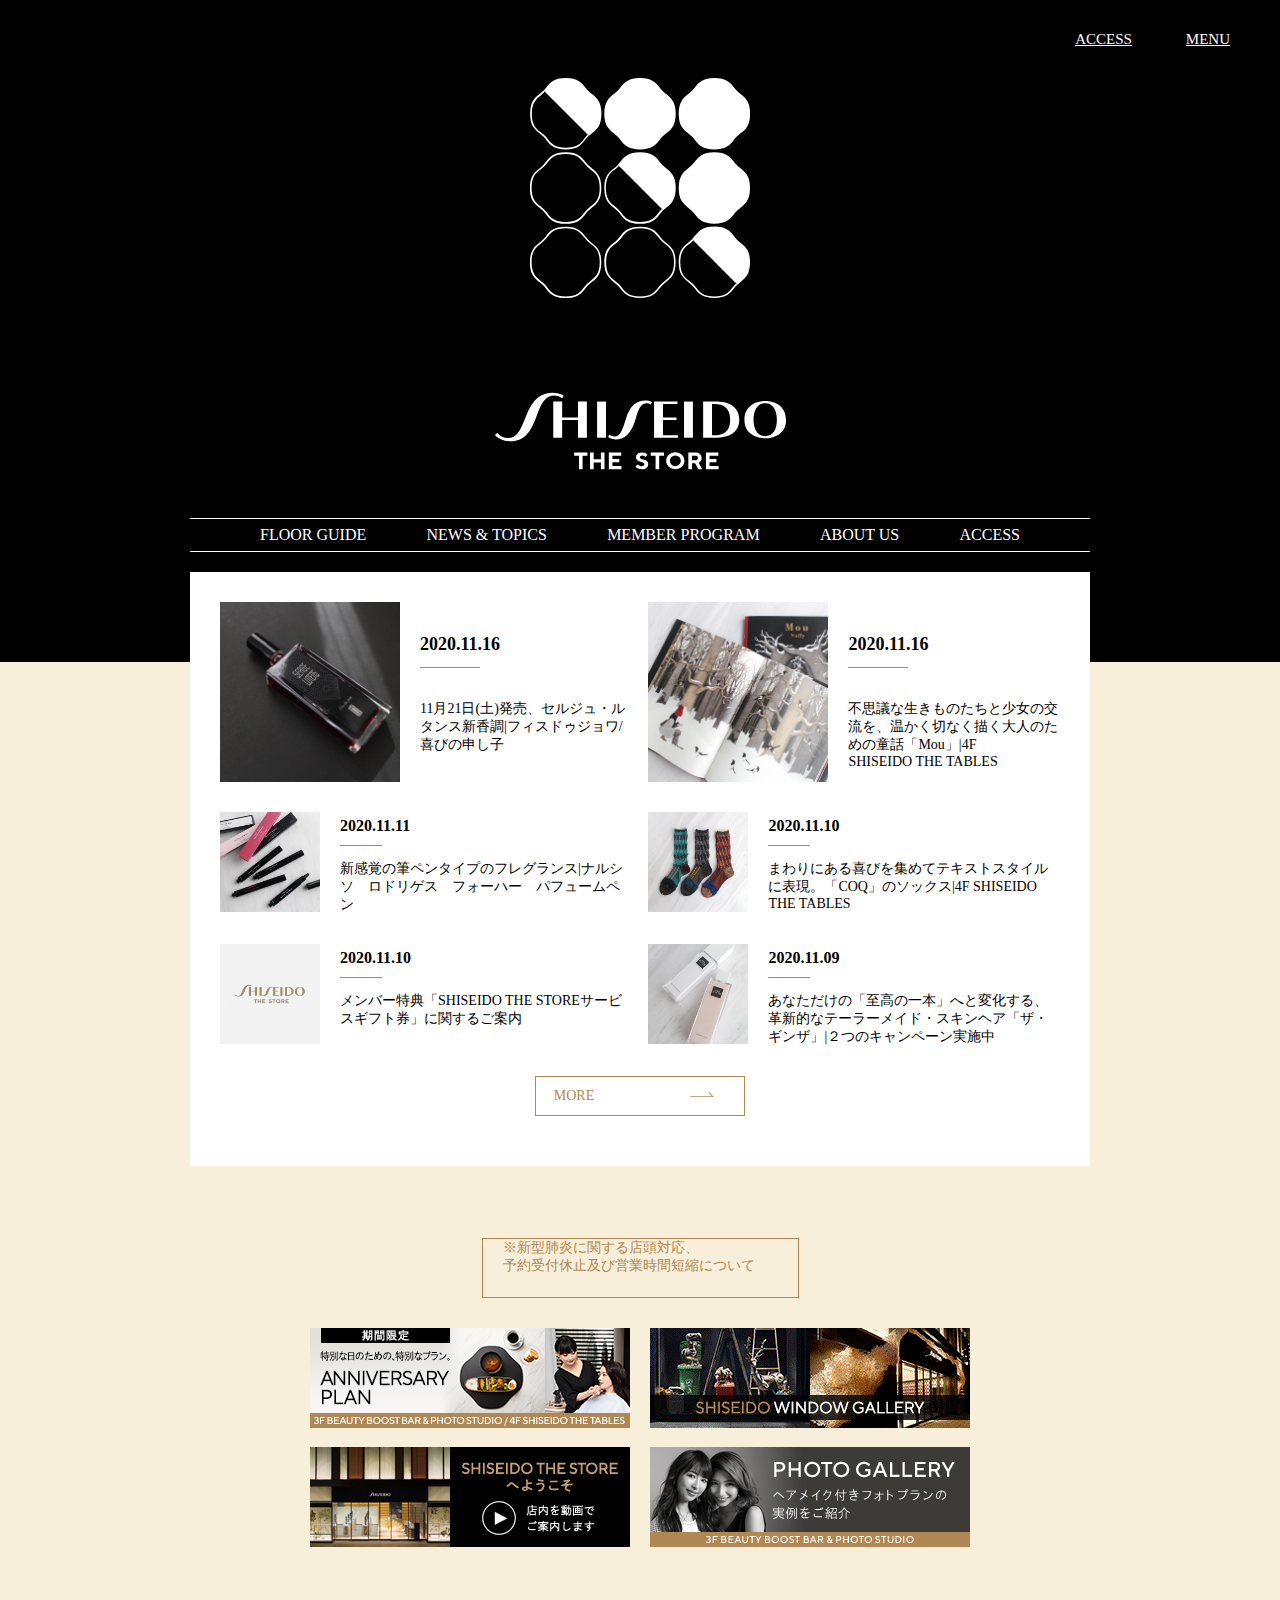
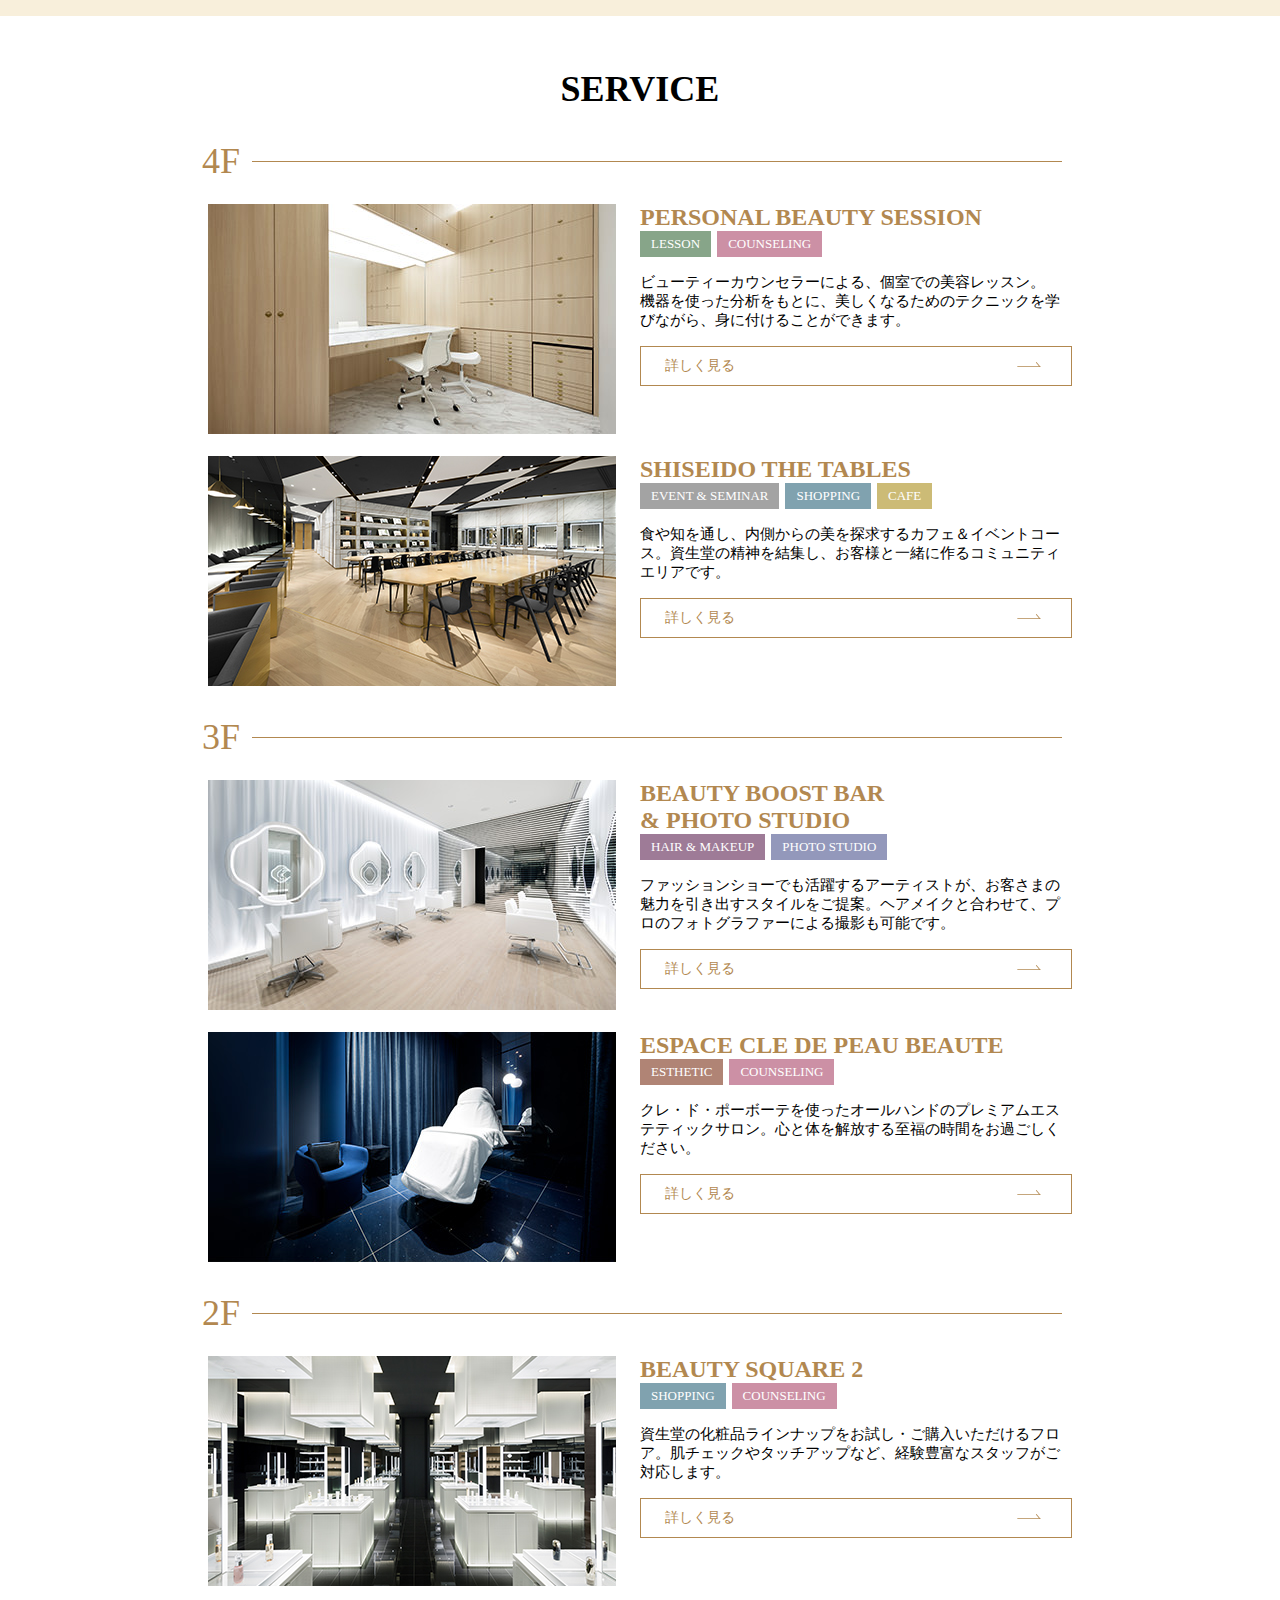
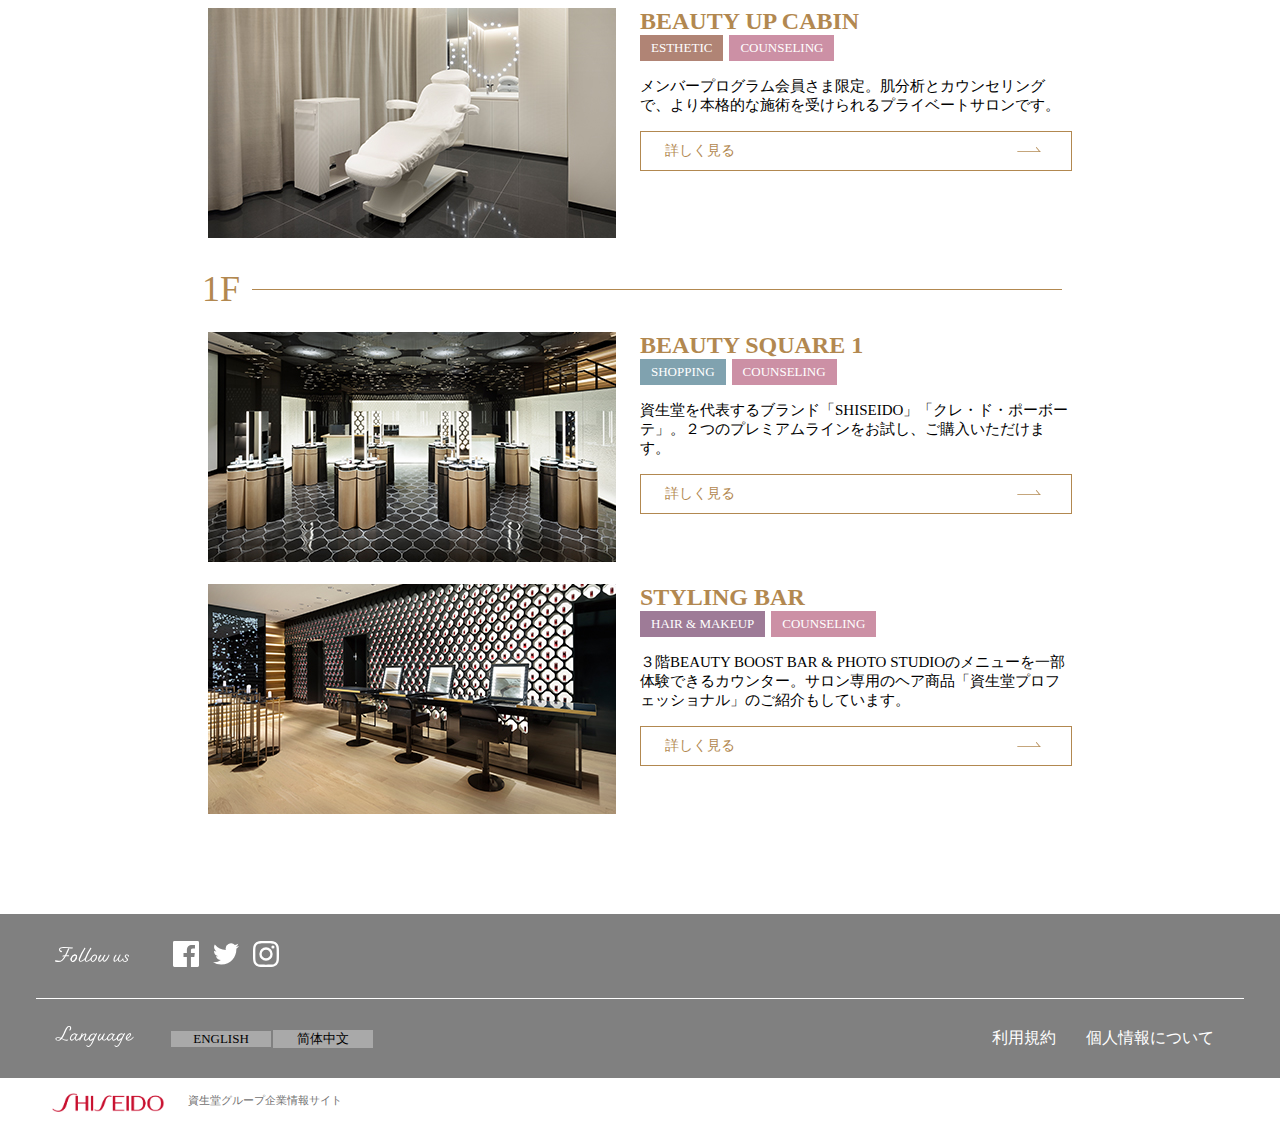
<file: shiseido_html/index.html>
<!DOCTYPE html>
<html lang="ja">
    <head>
        <meta charset="utf-8">
        <meta name="viewport" content="width=device-width, initial-scale=1.0">
        <link rel=stylesheet href="sub.css">
        <link rel=stylesheet href="main.css">
    </head>
    <body>
        <header>
            <div class="header-right">
                <a class="hover4" href="#">ACCESS</a>
                <a class="hover4" href="#">MENU</a>
            </div>
            <img class="logo1" src="assets/hanatsubaki-9.svg" alt="資生堂のロゴ">
            <h1>
                <svg class="icon-title" viewBox="0 0 351.29 92.48">
                    <g>
                        <polygon points="100.19 30.07 81.07 30.07 81.07 10.72 70.34 10.72 70.34 54.32 81.07 54.32 81.07 33.1 100.19 33.1 100.19 54.32 110.91 54.32 110.91 10.72 100.19 10.72 100.19 30.07"></polygon>
                        <rect x="123.26" y="10.72" width="10.73" height="43.6"></rect>
                        <path d="M144,53a9.54,9.54,0,0,1-5.82-2.18l-1.63,2.8a15.43,15.43,0,0,0,9.33,2.79c10.46,0,18.67-6.67,23.79-24.39,4.44-15.39,7.44-19.21,13.51-19.21a9.68,9.68,0,0,1,5.12,1.39l1.17-3a17.85,17.85,0,0,0-8-1.64c-10.25,0-18.48,5.85-23.38,22C152.73,49.22,150.14,53,144,53Z"></path>
                        <path d="M351.29,32.64c0-17-14.22-22.61-25-22.61s-25.18,5.59-25.18,22.61S315.62,55,326.34,55s25-5.36,25-22.38Zm-11,0c0,11.66-4.67,19.82-14,19.82s-14.22-8.16-14.22-19.82,4.9-20,14.22-20,14,8.39,14,20.05Z"></path>
                        <path d="M251.27,54.32h14.91c14.23,0,28.69-4.9,28.69-21.68,0-17-14.46-21.92-28.69-21.92H251.27ZM262,13.52h2.8c10.95,0,19.11,4.67,19.11,19.12,0,14.22-8.16,18.88-19.11,18.88H262Z"></path>
                        <polygon points="202.78 51.29 202.78 33.1 219.1 33.1 219.1 30.07 202.78 30.07 202.78 13.75 220.26 13.75 220.26 10.72 192.04 10.72 192.04 54.32 220.96 54.32 220.96 51.29 202.78 51.29"></polygon>
                        <rect x="228.19" y="10.72" width="10.72" height="43.6"></rect>
                        <path d="M37.69,27.74C30.24,47.33,25.57,54.79,15.78,54.79A17.44,17.44,0,0,1,2.62,48.45L0,51.19C3,55,9.65,58.75,18.09,58.75c15.38,0,24-8.16,31.73-29.38C56.58,10.72,61.48,3.5,71.74,3.5a14.2,14.2,0,0,1,9.33,3.26l1.87-3C79.66,1.17,74.3,0,69.87,0,56.12,0,45.39,7.22,37.69,27.74Z"></path>
                        <path d="M111.54,72.09V76h-5.82V92.45h-4.36V76H95.54V72.09Z"></path>
                        <path d="M132.19,92.45h-4.37V84.16H119.1v8.29h-4.36V72.09h4.36v8.15h8.72V72.09h4.37Z"></path>
                        <path d="M152.69,88.53v3.92H137.42V72.09h15V76H141.78v4.07h8.29V84h-8.29v4.51Z"></path>
                        <path d="M180.32,86.21a1.58,1.58,0,0,0-.74-1.39,7.67,7.67,0,0,0-1.86-.86c-.75-.24-1.56-.48-2.42-.73a10.78,10.78,0,0,1-2.41-1A5.63,5.63,0,0,1,171,80.54a4.7,4.7,0,0,1-.75-2.79,5,5,0,0,1,.5-2.18,5.26,5.26,0,0,1,1.42-1.81,7.21,7.21,0,0,1,2.26-1.24,10.08,10.08,0,0,1,5.89,0,10.52,10.52,0,0,1,2.09,1,8.36,8.36,0,0,1,1.66,1.37l-2.62,2.69a6.91,6.91,0,0,0-1-.84,7.37,7.37,0,0,0-1.19-.57,4.53,4.53,0,0,0-1.57-.26,3,3,0,0,0-2,.62,1.86,1.86,0,0,0-.73,1.46,1.59,1.59,0,0,0,.74,1.4,7.71,7.71,0,0,0,1.86.84c.75.24,1.55.49,2.42.74a11,11,0,0,1,2.41,1,5.58,5.58,0,0,1,1.86,1.69,4.75,4.75,0,0,1,.74,2.77,5.74,5.74,0,0,1-.51,2.42A5.51,5.51,0,0,1,183,90.72,7.25,7.25,0,0,1,180.55,92a10.28,10.28,0,0,1-3.29.47,10,10,0,0,1-3.35-.51,10.75,10.75,0,0,1-2.4-1.15,9.45,9.45,0,0,1-1.95-1.68l2.62-2.48a5.87,5.87,0,0,0,1.25,1,7.16,7.16,0,0,0,1.49.7,6.14,6.14,0,0,0,2.05.31,3.8,3.8,0,0,0,2.51-.72A2.24,2.24,0,0,0,180.32,86.21Z"></path>
                        <path d="M204,72.09V76H198.2V92.45h-4.36V76H188V72.09Z"></path>
                        <path d="M206.64,82.27a9.5,9.5,0,0,1,.84-4,10.16,10.16,0,0,1,2.33-3.25,11.17,11.17,0,0,1,3.5-2.19,12.25,12.25,0,0,1,8.76,0,11.17,11.17,0,0,1,3.5,2.19,10.16,10.16,0,0,1,2.33,3.25,9.73,9.73,0,0,1,0,7.91,10.16,10.16,0,0,1-2.33,3.25,11.17,11.17,0,0,1-3.5,2.19,12.25,12.25,0,0,1-8.76,0,11.17,11.17,0,0,1-3.5-2.19,10.16,10.16,0,0,1-2.33-3.25A9.51,9.51,0,0,1,206.64,82.27Zm4.51,0a6.14,6.14,0,0,0,1.9,4.48,6.44,6.44,0,0,0,2.08,1.33,7.07,7.07,0,0,0,5.12,0,6.44,6.44,0,0,0,2.08-1.33,6.25,6.25,0,0,0,1.39-7,6,6,0,0,0-1.39-2,6.44,6.44,0,0,0-2.08-1.33,7.07,7.07,0,0,0-5.12,0,6.44,6.44,0,0,0-2.08,1.33,6,6,0,0,0-1.39,2A6,6,0,0,0,211.15,82.27Z"></path>
                        <path d="M233.39,72.09h9a7.44,7.44,0,0,1,2.81.53A6.72,6.72,0,0,1,247.43,74a6.62,6.62,0,0,1,2,4.74,6.07,6.07,0,0,1-.58,2.8,8.22,8.22,0,0,1-1.25,1.83,6.18,6.18,0,0,1-1.8,1.34l4.36,7.7h-4.66l-3.92-7.12h-3.78v7.12h-4.37ZM245,78.78A2.64,2.64,0,0,0,242.27,76h-4.51V81.4h4.51a2.75,2.75,0,0,0,2-.75A2.54,2.54,0,0,0,245,78.78Z"></path>
                        <path d="M269.89,88.53v3.92H254.62V72.09h15V76H259v4.07h8.29V84H259v4.51Z"></path>
                    </g>
                </svg>
            </h1>
            <nav>
                <ul>
                    <li><a class="hover1" href="#">FLOOR GUIDE</a></li>
                    <li><a class="hover1" href="#">NEWS & TOPICS</a></li>
                    <li><a class="hover1" href="#">MEMBER PROGRAM</a></li>
                    <li><a class="hover1" href="#">ABOUT US</a></li>
                    <li><a class="hover1" href="#">ACCESS</a></li>
                </ul>
            </nav>
        </header>

        <main>
            <div class="section1">
                <ul class="article-list">
                    <li>
                        <article class="article1">
                            <a class="hover1 art-a1" href="article.html">
                                <img class="article-logo1" src="assets/article1.jpg" alt="記事の写真">
                                <div class="art1">
                                    <h2>2020.11.16</h2>
                                    <p>11月21日(土)発売、セルジュ・ルタンス新香調|フィスドゥジョワ/喜びの申し子</p>
                                </div>    
                            </a>
                        </article>    
                    </li>
                    <li>
                        <article class="article2">
                            <a class="hover1 art-a1" href="article.html">
                                <img class="article-logo1" src="assets/article2.jpg" alt="記事の写真">
                                <div class="art2">
                                    <h2>2020.11.16</h2>
                                    <p>不思議な生きものたちと少女の交流を、温かく切なく描く大人のための童話「Mou」|4F<br>SHISEIDO THE TABLES</p>
                                </div>    
                            </a>
                        </article>
                    </li>
                    <li>
                        <article class="article3">
                            <a class="hover1 art-a2" href="article.html">
                                <img class="article-logo2" src="assets/article3.jpg" alt="記事の写真">
                                <div class="art3">
                                    <h2>2020.11.11</h2>
                                    <p>新感覚の筆ペンタイプのフレグランス|ナルシソ　ロドリゲス　フォーハー　パフュームペン</p>
                                </div>    
                            </a>
                        </article>    
                    </li>
                    <li>
                        <article class="article4">
                            <a class="hover1 art-a2" href="article.html">
                                <img class="article-logo2" src="assets/article4.jpg" alt="記事の写真">
                                <div class="art4">
                                    <h2>2020.11.10</h2>
                                    <p>まわりにある喜びを集めてテキストスタイルに表現。「COQ」のソックス|4F SHISEIDO THE TABLES</p>
                                </div>    
                            </a>
                        </article>    
                    </li>
                    <li>
                        <article class="article5">
                            <a class="hover1 art-a2" href="article.html">
                                <img class="article-logo2" src="assets/article5.jpg" alt="記事の写真">
                                <div class="art5">
                                    <h2>2020.11.10</h2>
                                    <p>メンバー特典「SHISEIDO THE STOREサービスギフト券」に関するご案内</p>
                                </div>    
                            </a>
                        </article>    
                    </li>
                    <li>
                        <article class="article6">
                            <a class="hover1 art-a2" href="article.html">
                                <img class="article-logo2" src="assets/article6.jpg" alt="記事の写真">
                                <div class="art6">
                                    <h2>2020.11.09</h2>
                                    <p>あなただけの「至高の一本」へと変化する、革新的なテーラーメイド・スキンヘア「ザ・ギンザ」|２つのキャンペーン実施中</p>
                                </div>    
                            </a>
                        </article>    
                    </li>
                </ul>
                <a class="hover2 gold more details" href="#">
                    MORE
                    <svg class="icon-arrow" viewBox="0 0 28 6">
                        <g>
                            <path d="M0,5H27.17L28,6H0Z"></path>
                            <line x1="28" y1="6" x2="23"></line>
                        </g>
                        <g>
                            <polygon points="26.7 6 22.23 0.64 23 0 28 6 26.7 6"></polygon>
                        </g>
                    </svg>
                </a>
            </div>
            <a class="hover2 gold virus" href="#">※新型肺炎に関する店頭対応、<br>予約受付休止及び営業時間短縮について</a>
            <ul class="ad">
                <li>
                    <a class="hover1" href="#"><img class="img-left" src="assets/ad1.png" alt="広告の写真"></a>
                </li>
                <li>
                    <a class="hover1" href="#"><img class="img-right" src="assets/ad2.png" alt="広告の写真"></a>
                </li>
                <li>
                    <a class="hover1" href="#"><img class="img-left" src="assets/ad3.png" alt="広告の写真"></a>
                </li>
                <li>
                    <a class="hover1" href="#"><img class="img-right" src="assets/ad4.png" alt="広告の写真"></a>
                </li>
            </ul>
            <div class="section2">
                <div class="service">
                    <h2>SERVICE</h2>
                    <div class="floor">
                        <p class="gold">4F</p>
                    </div>    
                    <ul class="service4">
                        <li>
                            <div class="services service4-1">
                                <h3 class="gold">PERSONAL BEAUTY SESSION</h3>
                                <ul class="service-menu">
                                    <li><p class="lesson">LESSON</p></li>
                                    <li><p class="counseling">COUNSELING</p></li>
                                </ul>
                                <div class="comment-img">
                                    <figure>
                                        <img src="assets/service4-1.jpg"  alt="サービスの写真">
                                    </figure>
                                    <p class="comment">ビューティーカウンセラーによる、個室での美容レッスン。<br>機器を使った分析をもとに、美しくなるためのテクニックを学びながら、身に付けることができます。</p>
                                </div>
                                <a class="hover2 gold details" href="service.html">
                                    詳しく見る
                                    <svg class="icon-arrow" viewBox="0 0 28 6">
                                        <g>
                                            <path d="M0,5H27.17L28,6H0Z"></path>
                                            <line x1="28" y1="6" x2="23"></line>
                                        </g>
                                        <g>
                                            <polygon points="26.7 6 22.23 0.64 23 0 28 6 26.7 6"></polygon>
                                        </g>
                                    </svg>
                                </a>  
                            </div>
                        </li>
                        <li>
                            <div class="services service4-2">
                                <h3 class="gold">SHISEIDO THE TABLES</h3>
                                <ul class="service-menu">
                                    <li><p class="event">EVENT & SEMINAR</p></li>
                                    <li><p class="shopping">SHOPPING</p></li>
                                    <li><p class="cafe">CAFE</p></li>
                                </ul>
                                <div class="comment-img">
                                    <figure>
                                        <img src="assets/service4-2.jpg" alt="サービスの写真">
                                    </figure>
                                    <p class="comment">食や知を通し、内側からの美を探求するカフェ＆イベントコース。資生堂の精神を結集し、お客様と一緒に作るコミュニティエリアです。</p>
                                </div>
                                <a class="hover2 gold details" href="service.html">
                                    詳しく見る
                                    <svg class="icon-arrow" viewBox="0 0 28 6">
                                        <g>
                                            <path d="M0,5H27.17L28,6H0Z"></path>
                                            <line x1="28" y1="6" x2="23"></line>
                                        </g>
                                        <g>
                                            <polygon points="26.7 6 22.23 0.64 23 0 28 6 26.7 6"></polygon>
                                        </g>
                                    </svg>
                                </a>
                            </div>
                        </li>
                    </ul>
                    <div class="floor">
                        <p class="gold">3F</p>
                    </div>
                    <ul class="service3">
                        <li>
                            <div class="services service3-1">
                                <h3 class="gold">BEAUTY BOOST BAR <br class="service3-1-br">& PHOTO STUDIO</h3>
                                <ul class="service-menu">
                                    <li><p class="hair">HAIR & MAKEUP</p></li>
                                    <li><p class="photo">PHOTO STUDIO</p></li>
                                </ul>
                                <div class="comment-img">
                                    <figure>
                                        <img src="assets/service3-1.jpg" alt="サービスの写真">
                                    </figure> 
                                    <p class="comment">ファッションショーでも活躍するアーティストが、お客さまの魅力を引き出すスタイルをご提案。ヘアメイクと合わせて、プロのフォトグラファーによる撮影も可能です。</p>
                                </div>
                                <a class="hover2 gold details" href="service.html">
                                    詳しく見る
                                    <svg class="icon-arrow" viewBox="0 0 28 6">
                                        <g>
                                            <path d="M0,5H27.17L28,6H0Z"></path>
                                            <line x1="28" y1="6" x2="23"></line>
                                        </g>
                                        <g>
                                            <polygon points="26.7 6 22.23 0.64 23 0 28 6 26.7 6"></polygon>
                                        </g>
                                    </svg>
                                </a>
                            </div>
                        </li>
                        <li>
                            <div class="services service3-2">
                                <h3 class="gold">ESPACE CLE DE PEAU BEAUTE</h3>
                                <ul class="service-menu">
                                    <li><p class="esthetic">ESTHETIC</p></li>
                                    <li><p class="counseling">COUNSELING</p></li>
                                </ul>
                                <div class="comment-img">
                                    <figure>
                                        <img src="assets/service3-2.jpg" alt="サービスの写真">
                                    </figure> 
                                    <p class="comment">クレ・ド・ポーボーテを使ったオールハンドのプレミアムエステティックサロン。心と体を解放する至福の時間をお過ごしください。</p>
                                </div> 
                                <a class="hover2 gold details" href="service.html">
                                    詳しく見る
                                    <svg class="icon-arrow" viewBox="0 0 28 6">
                                        <g>
                                            <path d="M0,5H27.17L28,6H0Z"></path>
                                            <line x1="28" y1="6" x2="23"></line>
                                        </g>
                                        <g>
                                            <polygon points="26.7 6 22.23 0.64 23 0 28 6 26.7 6"></polygon>
                                        </g>
                                    </svg>
                                </a>
                            </div>
                        </li>
                    </ul>
                    <div class="floor">
                        <p class="gold">2F</p>
                    </div>
                    <ul class="service2">
                        <li>
                            <div class="services service2-1">
                                <h3 class="gold">BEAUTY SQUARE 2</h3>
                                <ul class="service-menu">
                                    <li><p class="shopping">SHOPPING</p></li>
                                    <li><p class="counseling">COUNSELING</p></li>
                                </ul>
                                <div class="comment-img">
                                    <figure>
                                        <img src="assets/service2-1.jpg" alt="サービスの写真">
                                    </figure>
                                    <p class="comment">資生堂の化粧品ラインナップをお試し・ご購入いただけるフロア。肌チェックやタッチアップなど、経験豊富なスタッフがご対応します。</p>
                                </div>
                                <a class="hover2 gold details" href="service.html">
                                    詳しく見る
                                    <svg class="icon-arrow" viewBox="0 0 28 6">
                                        <g>
                                            <path d="M0,5H27.17L28,6H0Z"></path>
                                            <line x1="28" y1="6" x2="23"></line>
                                        </g>
                                        <g>
                                            <polygon points="26.7 6 22.23 0.64 23 0 28 6 26.7 6"></polygon>
                                        </g>
                                    </svg>
                                </a>
                            </div>
                        </li>
                        <li>
                            <div class="services service2-2">
                                <h3 class="gold">BEAUTY UP CABIN</h3>
                                <ul class="service-menu">
                                    <li><p class="esthetic">ESTHETIC</p></li>
                                    <li><p class="counseling">COUNSELING</p></li>
                                </ul>
                                <div class="comment-img">
                                    <figure>
                                        <img src="assets/service2-2.jpg" alt="サービスの写真">
                                    </figure>
                                    <p class="comment">メンバープログラム会員さま限定。肌分析とカウンセリングで、より本格的な施術を受けられるプライベートサロンです。</p>
                                </div>
                                <a class="hover2 gold details" href="service.html">
                                    詳しく見る
                                    <svg class="icon-arrow" viewBox="0 0 28 6">
                                        <g>
                                            <path d="M0,5H27.17L28,6H0Z"></path>
                                            <line x1="28" y1="6" x2="23"></line>
                                        </g>
                                        <g>
                                            <polygon points="26.7 6 22.23 0.64 23 0 28 6 26.7 6"></polygon>
                                        </g>
                                    </svg>
                                </a>
                            </div>
                        </li>
                    </ul>
                    <div class="floor">
                        <p class="gold">1F</p>
                    </div>
                    <ul class="service1">
                        <li>
                            <div class="services service1-1">
                                <h3 class="gold">BEAUTY SQUARE 1</h3>
                                <ul class="service-menu">
                                    <li><p class="shopping">SHOPPING</p></li>
                                    <li><p class="counseling">COUNSELING</p></li>
                                </ul>
                                <div class="comment-img">
                                    <figure>
                                        <img src="assets/service1-1.jpg" alt="サービスの写真">
                                    </figure>
                                    <p class="comment">資生堂を代表するブランド「SHISEIDO」「クレ・ド・ポーボーテ」。２つのプレミアムラインをお試し、ご購入いただけます。</p>
                                </div>
                                <a class="hover2 gold details" href="service.html">
                                    詳しく見る
                                    <svg class="icon-arrow" viewBox="0 0 28 6">
                                        <g>
                                            <path d="M0,5H27.17L28,6H0Z"></path>
                                            <line x1="28" y1="6" x2="23"></line>
                                        </g>
                                        <g>
                                            <polygon points="26.7 6 22.23 0.64 23 0 28 6 26.7 6"></polygon>
                                        </g>
                                    </svg>
                                </a>
                            </div>
                        </li>
                        <li>
                            <div class="services service1-2">
                                <h3>STYLING BAR</h3>
                                <ul class="service-menu">
                                    <li><p class="hair">HAIR & MAKEUP</p></li>
                                    <li><p class="counseling">COUNSELING</p></li>
                                </ul>
                                <div class="comment-img">
                                    <figure>
                                        <img src="assets/service1-2.jpg" alt="サービスの写真">
                                    </figure>
                                    <p class="comment">３階BEAUTY BOOST BAR & PHOTO STUDIOのメニューを一部体験できるカウンター。サロン専用のヘア商品「資生堂プロフェッショナル」のご紹介もしています。</p>
                                </div>
                                <a class="hover2 gold details" href="service.html">
                                    詳しく見る
                                    <svg class="icon-arrow" viewBox="0 0 28 6">
                                        <g>
                                            <path d="M0,5H27.17L28,6H0Z"></path>
                                            <line x1="28" y1="6" x2="23"></line>
                                        </g>
                                        <g>
                                            <polygon points="26.7 6 22.23 0.64 23 0 28 6 26.7 6"></polygon>
                                        </g>
                                    </svg>
                                </a>
                            </div>
                        </li>
                    </ul>
                </div>    
            </div>
        </main>

        <footer>
            <div class="footer-top">
                <div class="footer-top1">
                    <p class="label1">
                        <svg class="icon type-followus" viewBox="0 0 98.71 19.95">
                            <g>
                                <path d="M18.48,11.08c.5.13.35,1.19.23,1.16a38.91,38.91,0,0,0-4.62,0c-1.37.06-2.05.14-3.91.29-.6.19-.11-1,.48-1.16a21.67,21.67,0,0,1,4-.33A28.13,28.13,0,0,1,18.48,11.08Z"></path>
                                <path d="M48.57,1.61a95.06,95.06,0,0,0-7.25,14.85c-.36,1.17-.18,2.2,1,2.05S45,17.82,48,14.77c.5-.47.64.76.49,1s-3.24,3.76-6,4A2.44,2.44,0,0,1,40.44,19c-1.1-1.1-1.07-2.43-.55-3.91A68.16,68.16,0,0,1,47.07,1.27C47.41.82,48.7,1.44,48.57,1.61Z"></path>
                                <path d="M40.63,1.61a94.09,94.09,0,0,0-7.24,14.85c-.36,1.17-.18,2.2,1,2.05s2.64-.69,5.71-3.74c.5-.47.64.76.49,1s-3.24,3.76-6,4A2.47,2.47,0,0,1,32.5,19c-1.1-1.1-1.07-2.43-.55-3.91A68.16,68.16,0,0,1,39.13,1.27C39.47.82,40.76,1.44,40.63,1.61Z"></path>
                                <path d="M51.82,10.26C55.54,9,58.16,12.47,54,17.78c-3.44,4.38-8.28,1-6.14-3.47C48.58,12.81,50.08,10.85,51.82,10.26Zm-.48,1.82c-3.83,3.67-2.36,6.56-.87,6.43,1-.07,1.77-.67,2.8-2.28C56.26,11.47,53.56,10,51.34,12.08Z"></path>
                                <path d="M25.18,10.26c3.72-1.26,6.34,2.21,2.19,7.52-3.44,4.38-8.28,1-6.14-3.47C21.94,12.81,23.44,10.85,25.18,10.26Zm-.48,1.82c-3.83,3.67-2.36,6.56-.87,6.43,1-.07,1.77-.67,2.8-2.28C29.62,11.47,26.92,10,24.7,12.08Z"></path>
                                <path d="M25.18,10.26c3.72-1.26,6.34,2.21,2.19,7.52-3.44,4.38-8.28,1-6.14-3.47C21.94,12.81,23.44,10.85,25.18,10.26Zm-.48,1.82c-3.83,3.67-2.36,6.56-.87,6.43,1-.07,1.77-.67,2.8-2.28C29.62,11.47,26.92,10,24.7,12.08Z"></path>
                                <path d="M63.46,16.49c-.85,1.22-2.64,3.08-3.7,3.27s-2-.77-2.2-2.85c-.19-2.72,2.73-6.16,3.25-6.44.79-.42,1.34.35,1.19.48a20.41,20.41,0,0,0-2.6,4.59c-.36,1-.73,2.52,0,2.82,1,.49,3.92-3.08,5-5.4a7.58,7.58,0,0,1,1.6-2.57c.73-.5,1.42.72,1.19.9a12.12,12.12,0,0,0-1.33,1.92c-.89,1.52-2,6,.54,4.92,1.66-.73,4.75-5.74,5.22-8,0-.26,1.1.37,1,.88-.1,1-3.14,8.53-6.68,8.64-1.92.07-2.42-2.21-2.44-3Z"></path>
                                <path d="M83.94,16.11c-2.48,4.09-5.46,5.05-5.91,1.47s2.84-6.91,3-7.13,1.5,0,1.11.69-2.25,3.07-2.56,5,.19,3,1.91,1.4a26.61,26.61,0,0,0,4.79-7.27c.14-.39,1.63-.22,1.24.47a28.38,28.38,0,0,0-2.21,5c-.78,2.93,1.21,3,2.29,2.42a8,8,0,0,0,2.6-2.39c.44-.44.6.81.42,1s-1.86,2.77-4,2.89A2.59,2.59,0,0,1,83.94,16.11Z"></path>
                                <path d="M89.84,16.81a1.52,1.52,0,0,1,.48-1.48.77.77,0,0,1,1.08.38.7.7,0,0,1,0,.44,2.24,2.24,0,0,0-.19.55,1.67,1.67,0,0,0,.41,1.43,2.19,2.19,0,0,0,1.84.67,2.43,2.43,0,0,0,1.82-.6,1.46,1.46,0,0,0,.46-1.45C95.5,15.6,94,14.39,93.65,14A2.27,2.27,0,0,1,93,12.4c.11-1.73,1.31-2.38,3.24-2.27s2.81,1.71,2.31,2.48c-.2.31-1.11.31-1.21.05s.07-.25,0-.59A1.27,1.27,0,0,0,96,11c-1.1,0-1.65.68-1.57,1.35.12,1.2,2.29,2.08,2.82,3.6A2.36,2.36,0,0,1,97,18.11a4.05,4.05,0,0,1-3.68,1.71A3.4,3.4,0,0,1,89.84,16.81Z"></path>
                                <path d="M17.52,1.85c-.89,1.86-3.79,9-5.85,12C9.38,17.21,7.89,19.6.85,17.79.39,17.65-.35,19,.19,19.21c7.39,2.34,10.57-1.35,13.1-5,1.81-2.64,5.17-10.13,6-12.33C19.47,1.47,17.69,1.49,17.52,1.85Z"></path>
                                <path d="M22.93,2.05C21.88,2.05,7.28-.61,6.52,3.17c-.3,1.48,1.88,2.1,2.73,2.26.51,0-.2,1.62-.78,1.47C6.35,6.34,4.92,4.72,5.42,2.79,6,.62,8.62.24,10.94.07a83.44,83.44,0,0,1,12.77.7C24.25.91,23.39,2.08,22.93,2.05Z"></path>
                                    
                            </g>
                        </svg>
                    </p>
                    <ul class="icon-list">
                        <li>
                            <a class="hover1 facebook" href="#">
                                <svg class="icon icon-facebook" viewBox="0 0 266.89 266.89">
                                    <g>
                                        <path d="M252.16,0H14.73A14.72,14.72,0,0,0,0,14.73V252.16a14.72,14.72,0,0,0,14.73,14.73H142.56V163.54H107.78V123.26h34.78V93.55c0-34.47,21.05-53.24,51.8-53.24a285.15,285.15,0,0,1,31.08,1.59v36H204.12c-16.73,0-20,7.95-20,19.61v25.72H224l-5.19,40.28h-34.7V266.89h68a14.72,14.72,0,0,0,14.73-14.73V14.73A14.72,14.72,0,0,0,252.16,0Z"></path>
                                    </g>
                                </svg>
                            </a>
                        </li>
                        <li>
                            <a class="hover1 twitter" href="#">
                                <svg class="icon icon-twitter" viewBox="0 0 250 203.18">
                                    <g>
                                        <path d="M78.62,203.18C173,203.18,224.56,125,224.56,57.24q0-3.33-.15-6.63A104.24,104.24,0,0,0,250,24.05a102.11,102.11,0,0,1-29.46,8.08A51.52,51.52,0,0,0,243.1,3.76a103.15,103.15,0,0,1-32.57,12.45A51.34,51.34,0,0,0,123.12,63,145.59,145.59,0,0,1,17.4,9.39,51.33,51.33,0,0,0,33.28,77.87a50.87,50.87,0,0,1-23.23-6.42c0,.22,0,.43,0,.65a51.31,51.31,0,0,0,41.15,50.29,51.42,51.42,0,0,1-23.17.88,51.34,51.34,0,0,0,47.92,35.62,102.91,102.91,0,0,1-63.7,22A105.19,105.19,0,0,1,0,180.14a145.17,145.17,0,0,0,78.62,23"></path>
                                    </g>
                                </svg>
                            </a>
                        </li>
                        <li>
                            <a class="hover1 instagram" href="#">
                                <svg class="icon icon-instagram" viewBox="0 0 503.84 503.84">
                                    <g>
                                        <path d="M251.92,45.39c67.27,0,75.23.26,101.8,1.47,24.56,1.12,37.9,5.22,46.78,8.67a78,78,0,0,1,29,18.85,78,78,0,0,1,18.85,29c3.45,8.88,7.55,22.22,8.67,46.78,1.21,26.57,1.47,34.53,1.47,101.8s-.26,75.23-1.47,101.8c-1.12,24.56-5.22,37.9-8.67,46.78a83.51,83.51,0,0,1-47.81,47.81c-8.88,3.45-22.22,7.55-46.78,8.67-26.56,1.21-34.53,1.47-101.8,1.47s-75.24-.26-101.8-1.47c-24.56-1.12-37.9-5.22-46.78-8.67a78,78,0,0,1-29-18.85,78,78,0,0,1-18.85-29c-3.45-8.88-7.55-22.22-8.67-46.78-1.21-26.57-1.47-34.53-1.47-101.8s.26-75.23,1.47-101.8c1.12-24.56,5.22-37.9,8.67-46.78a78,78,0,0,1,18.85-29,78,78,0,0,1,29-18.85c8.88-3.45,22.22-7.55,46.78-8.67,26.57-1.21,34.53-1.47,101.8-1.47m0-45.39c-68.42,0-77,.29-103.87,1.52S102.93,7,86.9,13.23A123.52,123.52,0,0,0,42.28,42.28a123.52,123.52,0,0,0-29,44.62C7,102.93,2.74,121.24,1.52,148.05S0,183.5,0,251.92s.29,77,1.52,103.87S7,400.91,13.23,416.94a123.52,123.52,0,0,0,29.05,44.62A123.68,123.68,0,0,0,86.9,490.62c16,6.22,34.34,10.48,61.15,11.71s35.45,1.51,103.87,1.51,77-.29,103.87-1.51,45.12-5.49,61.15-11.71a128.85,128.85,0,0,0,73.68-73.68c6.22-16,10.48-34.34,11.71-61.15s1.51-35.45,1.51-103.87-.29-77-1.51-103.87-5.49-45.12-11.71-61.15a123.68,123.68,0,0,0-29.06-44.62,123.52,123.52,0,0,0-44.62-29C400.91,7,382.6,2.74,355.79,1.52S320.34,0,251.92,0Z"></path>
                                        <path d="M251.92,122.56A129.37,129.37,0,1,0,381.29,251.92,129.35,129.35,0,0,0,251.92,122.56Zm0,213.33a84,84,0,1,1,84-84A84,84,0,0,1,251.92,335.89Z"></path>
                                        <circle cx="386.4" cy="117.44" r="30.23"></circle>
                                    </g>
                                </svg>
                            </a>
                        </li>
                    </ul>
                </div>
                <div class="footer-top2">
                    <p class="label1">
                        <svg class="icon type-language" viewBox="0 0 105.3 28.3">
                            <g>
                                <path d="M104.81,14.53c.44-.44.6.81.42,1s-2.88,3.61-5.55,4.14c-2.16.41-4.23-.3-4.76-2s.18-3.84,1.69-5.62c1.68-2,4.11-2.68,5.08-1.78s-.07,3.07-1.52,4.46a17.5,17.5,0,0,1-3.87,2.82c.51,1.3,2.16,1.67,5.27-.14A15.48,15.48,0,0,0,104.81,14.53ZM99.27,14c1.13-1.18,1.74-2.37,1.39-2.67s-1.71,0-2.92,1.46a6.24,6.24,0,0,0-1.65,3.48A10.91,10.91,0,0,0,99.27,14Z"></path>
                                <path d="M19.27,6.06a1.75,1.75,0,0,1-.64-.25c-.1-.06-.11-.2,0-.33A4.93,4.93,0,0,0,19.69,2c-.36-1-1.33-1.12-2.45-.46-1.57.93-3.14,5.62-5.22,9.83-2,4-2.87,5.27-4.36,6.79A5.82,5.82,0,0,1,3.14,20C1.39,19.85,0,18.76,0,17.31s1.21-2.54,4.45-2.15a15.44,15.44,0,0,1,5.42,2,8.88,8.88,0,0,0,7.26,1c.45-.11-.14,1.31-.55,1.43a5.22,5.22,0,0,1-1.92.18c-2.36-.07-3.32-.69-5.39-1.82a12.8,12.8,0,0,0-4.91-1.76c-2.11-.21-3,.09-3.05,1.27a1.57,1.57,0,0,0,1.61,1.63c1.1.08,2.28-.3,3.69-1.83a36.09,36.09,0,0,0,4.08-6.91c1.61-3.33,3.61-8.86,6-10a3.5,3.5,0,0,1,4.1.53c.64.7.77,3.13-.66,5A1.23,1.23,0,0,1,19.27,6.06Z"></path>
                                <path d="M28.81,19.71c-2,.44-2.53-1.44-2.31-3.45C24,19.52,23,19.86,21.59,19.73c-1.58-.15-3.07-2.38-1.45-5.54a7.76,7.76,0,0,1,5.6-4.27,2.46,2.46,0,0,1,2.39,1.5,2.78,2.78,0,0,1,.63-.83c.3-.18,1.31.48,1.35.68a25.64,25.64,0,0,1-1.6,2.25c-1.88,4-1.3,6.39,2,4a15.66,15.66,0,0,0,3.29-2.88c.42-.43.57.76.4,1S31.34,19.17,28.81,19.71Zm-1.6-6.6h0s.35-2-1.34-1.92c-3.73.21-6.41,6.71-4.15,7.1s5-4.35,5.23-4.6Z"></path>
                                <path d="M78.81,19.71c-2,.44-2.53-1.44-2.31-3.45C74,19.52,73,19.86,71.59,19.73c-1.58-.15-3.07-2.38-1.45-5.54a7.76,7.76,0,0,1,5.6-4.27,2.46,2.46,0,0,1,2.39,1.5,2.78,2.78,0,0,1,.63-.83c.3-.18,1.31.48,1.35.68a25.64,25.64,0,0,1-1.6,2.25c-1.88,4-1.3,6.39,2,4a15.66,15.66,0,0,0,3.29-2.88c.42-.43.57.76.4,1S81.34,19.17,78.81,19.71Zm-1.6-6.6h0s.35-2-1.34-1.92c-3.73.21-6.41,6.71-4.15,7.1s5-4.35,5.23-4.6Z"></path>
                                <path d="M40.94,10.1c1.36.63.84,2.88-.55,5.19-1.22,2-1,3.32.23,3.34,1,0,2.26-.8,5-3.72.44-.45.6.8.42,1s-3.05,3.86-5.16,3.9A2.16,2.16,0,0,1,38.35,18c-.41-1.82,1.14-4,1.62-5.12.85-1.89-.6-2.1-2.45-.11a33.44,33.44,0,0,0-3.17,4,25.91,25.91,0,0,1-1.18,2.88c-.47.53-1.2-.48-1-1.33a87.3,87.3,0,0,0,3.3-8.58c.12-.3,1.27,0,1.33.26,0,.09-.49,1.5-1.12,3.21C36.73,11.68,39.44,9.39,40.94,10.1Z"></path>
                                <path d="M42.51,25.8A3.91,3.91,0,0,0,44.15,27c.94.24,2-.52,3.1-2a33.6,33.6,0,0,0,2.09-3.88c.61-1.21.91-2,1.53-3.28-2.2,2.06-3.45,2.84-5.25,1.24C42.87,16.67,46.86,9.26,52,10a2.8,2.8,0,0,1,1.88,1.35,12.4,12.4,0,0,1,.9-1.42c.23-.35,1.87-.19,1.37.34a118.47,118.47,0,0,0-5.43,11.16A22.36,22.36,0,0,1,48,26.1c-1.75,2.27-3.93,3-6.24,1C41.54,26.58,42.22,25.48,42.51,25.8Zm8.86-14.64c-4.63.55-6.82,8.86-3.18,7a10.39,10.39,0,0,0,5-5.47C53,11.77,52.35,11,51.37,11.16Z"></path>
                                <path d="M80.39,25.8A3.88,3.88,0,0,0,82,27c1,.24,2-.52,3.1-2a30.8,30.8,0,0,0,2.09-3.88c.62-1.21.91-2,1.54-3.28-2.2,2.06-3.45,2.84-5.25,1.24-2.75-2.42,1.23-9.83,6.34-9.13a2.84,2.84,0,0,1,1.88,1.35,12.28,12.28,0,0,1,.89-1.42c.24-.35,1.88-.19,1.37.34a118.58,118.58,0,0,0-5.42,11.16,22.82,22.82,0,0,1-2.64,4.71c-1.76,2.27-3.94,3-6.24,1C79.42,26.58,80.1,25.48,80.39,25.8Zm8.86-14.64c-4.64.55-6.83,8.86-3.18,7a10.32,10.32,0,0,0,5-5.47C90.85,11.77,90.22,11,89.25,11.16Z"></path>
                                <path d="M63,16.09c-2.48,4.09-5.45,5.05-5.91,1.47s2.85-6.91,3-7.13,1.49,0,1.1.69-2.24,3.07-2.56,5,.2,3,1.91,1.41a26.22,26.22,0,0,0,4.79-7.28c.15-.39,1.63-.22,1.24.48a28,28,0,0,0-2.2,5c-.78,2.93,1.2,2.95,2.28,2.42.89-.38,2-1.53,3.72-3.39.44-.45.6.8.43,1s-3,3.78-5.16,3.9A2.59,2.59,0,0,1,63,16.09Z"></path>
                            </g>
                        </svg>
                    </p>
                    <ul class="language-list">
                        <li><a class="hover3 a1" href="#">ENGLISH</a></li>
                        <li><a class="hover3 a2" href="#">简体中文</a></li>
                    </ul>    
                    <div class="footer-top2-right">
                        <a class="hover1 a3" href="#">利用規約</a>
                        <a class="hover1 a4" href="#">個人情報について</a>
                    </div>
                </div>
            </div>
            <div class="footer-bottom">
                <img class="logo-red" src="assets/Shiseido_logo_red.png">
                <a class="hover1 site" href="#">資生堂グループ企業情報サイト</a>
            </div>
        </footer>
    </body>
</html>
</file>
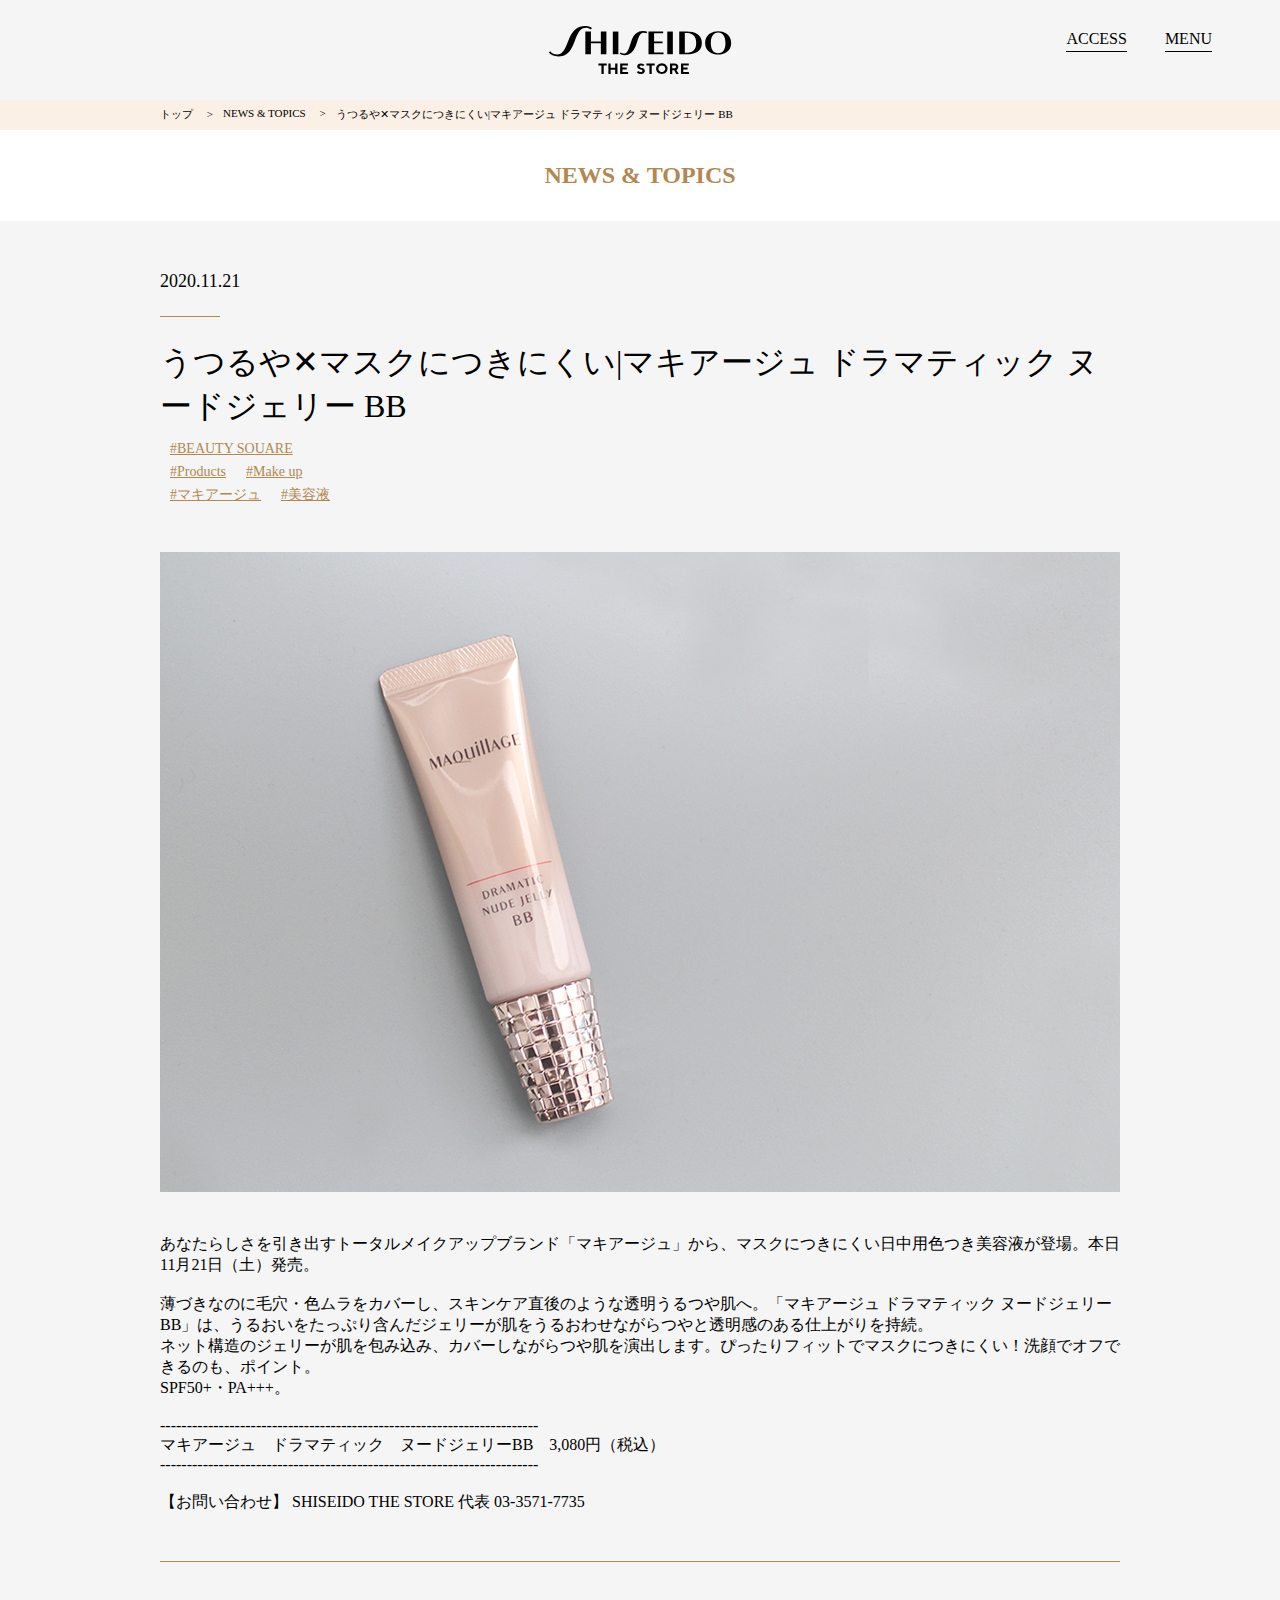
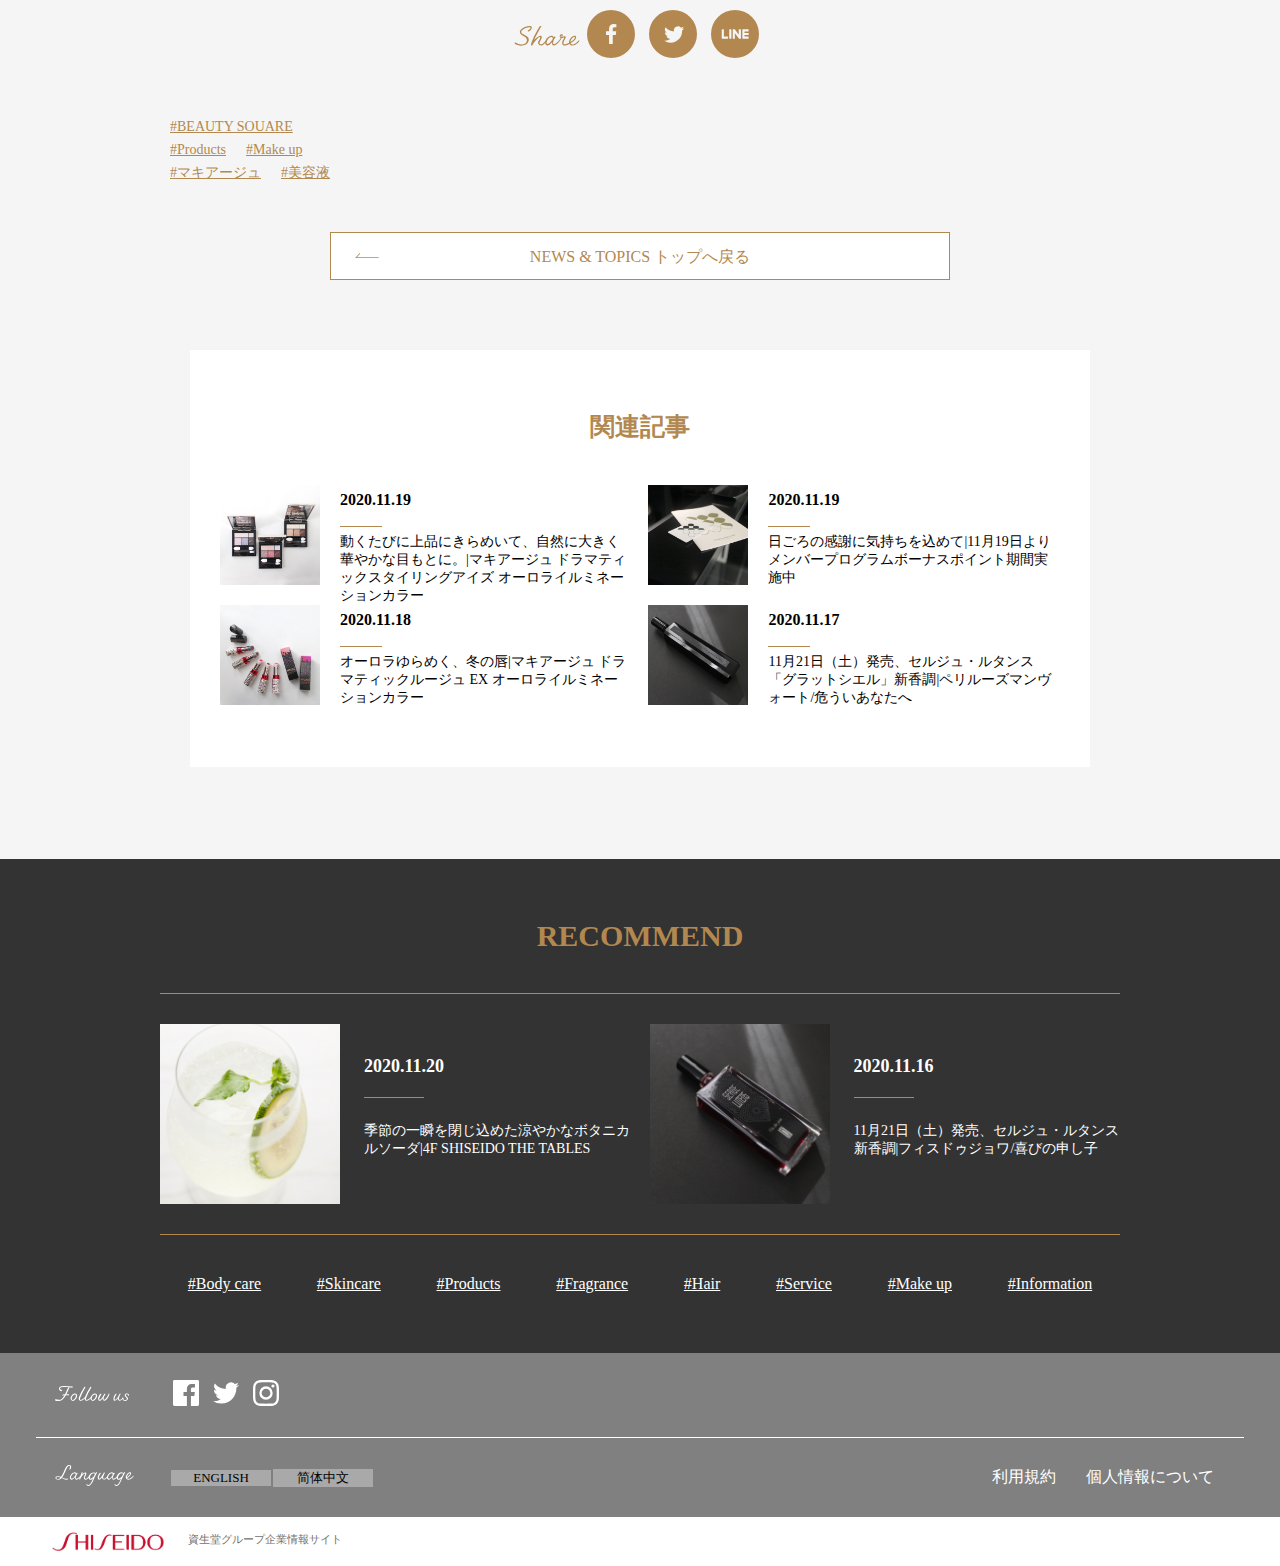
<file: shiseido_html/article.html>
<!DOCTYPE html>
<html lang="ja">
    <head>
        <meta charset="utf-8">
        <meta name="viewport" content="width=device-width, initial-scale=1.0">
        <link rel=stylesheet href="sub.css">
        <link rel=stylesheet href="article-main.css">
    </head>
    <body>
        <header>
            <a href="index.html">
                <svg class="icon-logo" viewBox="0 0 351.29 92.48">
                    <g>
                        <polygon points="100.19 30.07 81.07 30.07 81.07 10.72 70.34 10.72 70.34 54.32 81.07 54.32 81.07 33.1 100.19 33.1 100.19 54.32 110.91 54.32 110.91 10.72 100.19 10.72 100.19 30.07"></polygon>
                        <rect x="123.26" y="10.72" width="10.73" height="43.6"></rect>
                        <path d="M144,53a9.54,9.54,0,0,1-5.82-2.18l-1.63,2.8a15.43,15.43,0,0,0,9.33,2.79c10.46,0,18.67-6.67,23.79-24.39,4.44-15.39,7.44-19.21,13.51-19.21a9.68,9.68,0,0,1,5.12,1.39l1.17-3a17.85,17.85,0,0,0-8-1.64c-10.25,0-18.48,5.85-23.38,22C152.73,49.22,150.14,53,144,53Z"></path>
                        <path d="M351.29,32.64c0-17-14.22-22.61-25-22.61s-25.18,5.59-25.18,22.61S315.62,55,326.34,55s25-5.36,25-22.38Zm-11,0c0,11.66-4.67,19.82-14,19.82s-14.22-8.16-14.22-19.82,4.9-20,14.22-20,14,8.39,14,20.05Z"></path>
                        <path d="M251.27,54.32h14.91c14.23,0,28.69-4.9,28.69-21.68,0-17-14.46-21.92-28.69-21.92H251.27ZM262,13.52h2.8c10.95,0,19.11,4.67,19.11,19.12,0,14.22-8.16,18.88-19.11,18.88H262Z"></path>
                        <polygon points="202.78 51.29 202.78 33.1 219.1 33.1 219.1 30.07 202.78 30.07 202.78 13.75 220.26 13.75 220.26 10.72 192.04 10.72 192.04 54.32 220.96 54.32 220.96 51.29 202.78 51.29"></polygon>
                        <rect x="228.19" y="10.72" width="10.72" height="43.6"></rect>
                        <path d="M37.69,27.74C30.24,47.33,25.57,54.79,15.78,54.79A17.44,17.44,0,0,1,2.62,48.45L0,51.19C3,55,9.65,58.75,18.09,58.75c15.38,0,24-8.16,31.73-29.38C56.58,10.72,61.48,3.5,71.74,3.5a14.2,14.2,0,0,1,9.33,3.26l1.87-3C79.66,1.17,74.3,0,69.87,0,56.12,0,45.39,7.22,37.69,27.74Z"></path>
                        <path d="M111.54,72.09V76h-5.82V92.45h-4.36V76H95.54V72.09Z"></path>
                        <path d="M132.19,92.45h-4.37V84.16H119.1v8.29h-4.36V72.09h4.36v8.15h8.72V72.09h4.37Z"></path>
                        <path d="M152.69,88.53v3.92H137.42V72.09h15V76H141.78v4.07h8.29V84h-8.29v4.51Z"></path>
                        <path d="M180.32,86.21a1.58,1.58,0,0,0-.74-1.39,7.67,7.67,0,0,0-1.86-.86c-.75-.24-1.56-.48-2.42-.73a10.78,10.78,0,0,1-2.41-1A5.63,5.63,0,0,1,171,80.54a4.7,4.7,0,0,1-.75-2.79,5,5,0,0,1,.5-2.18,5.26,5.26,0,0,1,1.42-1.81,7.21,7.21,0,0,1,2.26-1.24,10.08,10.08,0,0,1,5.89,0,10.52,10.52,0,0,1,2.09,1,8.36,8.36,0,0,1,1.66,1.37l-2.62,2.69a6.91,6.91,0,0,0-1-.84,7.37,7.37,0,0,0-1.19-.57,4.53,4.53,0,0,0-1.57-.26,3,3,0,0,0-2,.62,1.86,1.86,0,0,0-.73,1.46,1.59,1.59,0,0,0,.74,1.4,7.71,7.71,0,0,0,1.86.84c.75.24,1.55.49,2.42.74a11,11,0,0,1,2.41,1,5.58,5.58,0,0,1,1.86,1.69,4.75,4.75,0,0,1,.74,2.77,5.74,5.74,0,0,1-.51,2.42A5.51,5.51,0,0,1,183,90.72,7.25,7.25,0,0,1,180.55,92a10.28,10.28,0,0,1-3.29.47,10,10,0,0,1-3.35-.51,10.75,10.75,0,0,1-2.4-1.15,9.45,9.45,0,0,1-1.95-1.68l2.62-2.48a5.87,5.87,0,0,0,1.25,1,7.16,7.16,0,0,0,1.49.7,6.14,6.14,0,0,0,2.05.31,3.8,3.8,0,0,0,2.51-.72A2.24,2.24,0,0,0,180.32,86.21Z"></path>
                        <path d="M204,72.09V76H198.2V92.45h-4.36V76H188V72.09Z"></path>
                        <path d="M206.64,82.27a9.5,9.5,0,0,1,.84-4,10.16,10.16,0,0,1,2.33-3.25,11.17,11.17,0,0,1,3.5-2.19,12.25,12.25,0,0,1,8.76,0,11.17,11.17,0,0,1,3.5,2.19,10.16,10.16,0,0,1,2.33,3.25,9.73,9.73,0,0,1,0,7.91,10.16,10.16,0,0,1-2.33,3.25,11.17,11.17,0,0,1-3.5,2.19,12.25,12.25,0,0,1-8.76,0,11.17,11.17,0,0,1-3.5-2.19,10.16,10.16,0,0,1-2.33-3.25A9.51,9.51,0,0,1,206.64,82.27Zm4.51,0a6.14,6.14,0,0,0,1.9,4.48,6.44,6.44,0,0,0,2.08,1.33,7.07,7.07,0,0,0,5.12,0,6.44,6.44,0,0,0,2.08-1.33,6.25,6.25,0,0,0,1.39-7,6,6,0,0,0-1.39-2,6.44,6.44,0,0,0-2.08-1.33,7.07,7.07,0,0,0-5.12,0,6.44,6.44,0,0,0-2.08,1.33,6,6,0,0,0-1.39,2A6,6,0,0,0,211.15,82.27Z"></path>
                        <path d="M233.39,72.09h9a7.44,7.44,0,0,1,2.81.53A6.72,6.72,0,0,1,247.43,74a6.62,6.62,0,0,1,2,4.74,6.07,6.07,0,0,1-.58,2.8,8.22,8.22,0,0,1-1.25,1.83,6.18,6.18,0,0,1-1.8,1.34l4.36,7.7h-4.66l-3.92-7.12h-3.78v7.12h-4.37ZM245,78.78A2.64,2.64,0,0,0,242.27,76h-4.51V81.4h4.51a2.75,2.75,0,0,0,2-.75A2.54,2.54,0,0,0,245,78.78Z"></path>
                        <path d="M269.89,88.53v3.92H254.62V72.09h15V76H259v4.07h8.29V84H259v4.51Z"></path>
                    </g>
                </svg>
            </a>
            <ul class="header-right">
                <li><a class="hover5 access" href="#">ACCESS</a></li>
                <li><a class="hover5 menu" href="#">MENU</a></li>
            </ul>
        </header>

        <main>    
            <div class="main-top">
                <ol class="top-list">
                    <li class="top-li top-li1"><a class="hover1" href="index.html">トップ</a></li>
                    <li class="top-li top-li2"><a class="hover1" href="#">NEWS & TOPICS</a></li>
                    <li>うつるや✕マスクにつきにくい|マキアージュ ドラマティック ヌードジェリー BB</li>
                </ol>
            </div>
            <div class="pageTitle">
                <h1>NEWS & TOPICS</h1>
            </div>
            <article class="section-top">
                <time>2020.11.21</time>
                <dl class="main-art">
                    <dt>うつるや✕マスクにつきにくい|マキアージュ ドラマティック ヌードジェリー BB</dt>
                    <dd class="hashtag">
                        <a class="hover1 gold" href="#">#BEAUTY SOUARE</a>
                        <ul class="hashtag-list">  
                            <li><a class="hover1 gold" href="#">#Products</a></li>
                            <li><a class="hover1 gold" href="#">#Make up</a></li>
                        </ul>
                        <ul class="hashtag-list">
                            <li><a class="hover1 gold" href="#">#マキアージュ</a></li>
                            <li><a class="hover1 gold" href="#">#美容液</a></li>
                        </ul>
                    </dd>
                    <dd>
                        <img class="art1" src="assets/art1.jpg" alt="記事の写真">
                    </dd>
                    <dd class="comment">
                        あなたらしさを引き出すトータルメイクアップブランド「マキアージュ」から、マスクにつきにくい日中用色つき美容液が登場。本日11月21日（土）発売。<br>
                        <br>
                        薄づきなのに毛穴・色ムラをカバーし、スキンケア直後のような透明うるつや肌へ。「マキアージュ ドラマティック ヌードジェリー BB」は、うるおいをたっぷり含んだジェリーが肌をうるおわせながらつやと透明感のある仕上がりを持続。<br>
                        ネット構造のジェリーが肌を包み込み、カバーしながらつや肌を演出します。ぴったりフィットでマスクにつきにくい！洗顔でオフできるのも、ポイント。<br>
                        SPF50+・PA+++。<br>
                        <br>
                        -----------------------------------------------------------------------<br>
                        マキアージュ　ドラマティック　ヌードジェリーBB　3,080円（税込）<br>
                        -----------------------------------------------------------------------<br>
                        <br>
                        【お問い合わせ】 SHISEIDO THE STORE 代表 03-3571-7735
                    </dd>
                </dl>
                <div class="share">
                    <svg class="type-share" viewBox="0 0 66.04 20.36">
                        <g>
                            <path d="M1.32,17A10.06,10.06,0,0,0,7.68,18.8c3.71-.21,5.06-2.69,4.88-4.91-.29-3.61-6.62-3.66-7.15-7.44C5,3.52,9.11,1.4,11.37.64c3.05-1,8.21-1.11,5.5,2.86a5.41,5.41,0,0,1-2.64,2c-.88.22-1-.93-.69-1,1.89-.57,3-2.31,2.67-2.94-.19-.43-.9-.49-2-.32a11.39,11.39,0,0,0-6.6,3.18c-1.48,1.47-.74,2.81,1,3.82,1.15.67,2,1.13,3.49,2a4.56,4.56,0,0,1,2,5.6c-.84,2.31-2.72,3.67-6,4.12-2.57.34-6.31-.52-8-2.07C-.22,17.6.8,16.56,1.32,17Z"></path>
                            <path d="M25.54.4c.41-.53,1.83-.29,1.69,0-.95,1.41-6.31,10.85-7.37,13.88C22,11.88,25.58,9,27.16,10.11c1.33.9,0,3.45-1.25,5.61s0,2.9.93,2.93,2.26-.8,5-3.72c.44-.45.6.8.42,1s-3.05,3.86-5.2,3.9a3,3,0,0,1-3-2.09c-.42-1.45.1-2.15,1.35-4.06,1.37-2.14.6-3.35-1.53-1.47-3.38,2.92-5.86,7.63-6.17,8s-1.22-1-.86-2.09C19,11,23.59,3.35,25.54.4Z"></path>
                            <path d="M56.33,16.62c-2.65,1.39-3.95,2.06-5.5,2.06-2.41,0,0-4.57.74-5.75,1.42-2.13,0-2.89-1.7-2.12a12.92,12.92,0,0,1-1.34.53,10.38,10.38,0,0,0,.56-1.58c.4-1.95-3-2-3.13.64a1.67,1.67,0,0,0,1.1,1.74,19.66,19.66,0,0,1-4.72,5.47c-3.42,2.26-4-.05-2.12-4.06a20.52,20.52,0,0,0,1.6-2.25c0-.2-1-.86-1.35-.68a3.17,3.17,0,0,0-.62.83,2.49,2.49,0,0,0-2.4-1.5,7.79,7.79,0,0,0-5.59,4.27c-1.63,3.17-.14,5.4,1.44,5.55,1.36.12,2.43-.22,4.92-3.47-.23,2,.25,3.87,2.3,3.45a7.72,7.72,0,0,0,4.28-2.83,39.5,39.5,0,0,0,3.29-4.67c1-.1,2-.7,2.27-.51s0,.88-.71,1.93c-2.3,3.49-1.21,6.21,1.37,6.21,2.12,0,5.34-1.93,5.59-2.06S56.86,16.35,56.33,16.62Zm-17.71-2.9c-.24.25-3.1,5-5.23,4.6s.42-6.88,4.15-7.09c1.7-.1,1.34,1.91,1.34,1.91h0ZM48,10.25a10.68,10.68,0,0,1-.5,1.2.76.76,0,0,1-.52-.81C46.9,9.59,48.2,9.27,48,10.25Z"></path>
                            <path d="M65.49,14.56c.44-.44.6.81.42,1s-2.88,3.6-5.55,4.13c-2.16.42-4.23-.29-4.76-1.95s.18-3.84,1.69-5.62c1.68-2,4.11-2.68,5.08-1.78s-.07,3.07-1.52,4.47A18.16,18.16,0,0,1,57,17.66c.51,1.29,2.16,1.67,5.27-.14A15.84,15.84,0,0,0,65.49,14.56ZM60,14.06c1.13-1.17,1.74-2.36,1.39-2.67s-1.71,0-2.92,1.46a6.24,6.24,0,0,0-1.65,3.48A10.73,10.73,0,0,0,60,14.06Z"></path>
                        </g>
                    </svg>
                    <ul class="share-list">
                        <li>
                            <a class="hover1 a-fa" href="#">
                                <svg class="icon icon-fa" viewBox="0 0 48 48">
                                    <g>
                                        <path d="M24,0A24,24,0,1,0,48,24,24,24,0,0,0,24,0Zm5.39,17.32H27.5c-1.47,0-1.76.7-1.76,1.73v2.27h3.52l-.46,3.56H25.74V34H22.07V24.88H19V21.32h3.07V18.7c0-3,1.86-4.7,4.57-4.7a26.37,26.37,0,0,1,2.75.14Z"></path>
                                    </g>
                                </svg>
                            </a>
                        </li>
                        <li>
                            <a class="hover1 a-tw" href="#">
                                <svg class="icon icon-tw" viewBox="0 0 48 48">
                                    <g>
                                        <path d="M24,0A24,24,0,1,0,48,24,24,24,0,0,0,24,0Zm9.14,20.44c0,.17,0,.35,0,.53a11.67,11.67,0,0,1-18,9.83,7.94,7.94,0,0,0,1,.05,8.21,8.21,0,0,0,5.09-1.75,4.12,4.12,0,0,1-3.83-2.85,3.94,3.94,0,0,0,.77.07,4.2,4.2,0,0,0,1.08-.14,4.12,4.12,0,0,1-3.29-4v0a4.21,4.21,0,0,0,1.86.52,4.13,4.13,0,0,1-1.27-5.48A11.65,11.65,0,0,0,25,21.42a4.11,4.11,0,0,1,7-3.74,8.16,8.16,0,0,0,2.61-1A4.16,4.16,0,0,1,32.83,19a8.18,8.18,0,0,0,2.36-.65A8.47,8.47,0,0,1,33.14,20.44Z"></path>
                                    </g>
                                </svg>
                            </a>
                        </li>
                        <li>
                            <a class="hover1 a-line" href="#">
                                <svg class="icon icon-line" viewBox="0 0 48 48">
                                    <g>
                                        <path d="M24,0A24,24,0,1,0,48,24,24,24,0,0,0,24,0ZM17.05,28.32a.38.38,0,0,1-.38.38H11.11a.4.4,0,0,1-.26-.1h0a.39.39,0,0,1-.11-.27h0V19.68a.38.38,0,0,1,.38-.38H12.5a.38.38,0,0,1,.39.38v6.86h3.78a.38.38,0,0,1,.38.39Zm3.36,0a.39.39,0,0,1-.39.38H18.63a.39.39,0,0,1-.39-.38V19.68a.39.39,0,0,1,.39-.38H20a.39.39,0,0,1,.39.38Zm9.57,0a.39.39,0,0,1-.39.38H28l-.1-.1-4-5.35v5.13a.38.38,0,0,1-.39.38H22.14a.38.38,0,0,1-.38-.38V19.68a.38.38,0,0,1,.38-.38h1.63l0,0h0l0,0h0l0,0,3.95,5.34V19.68a.39.39,0,0,1,.39-.38h1.39a.39.39,0,0,1,.39.38Zm7.67-7.25a.38.38,0,0,1-.38.39H33.49v1.46h3.78a.38.38,0,0,1,.38.38v1.4a.38.38,0,0,1-.38.38H33.49v1.46h3.78a.38.38,0,0,1,.38.39v1.39a.38.38,0,0,1-.38.38H31.71a.4.4,0,0,1-.26-.1h0a.39.39,0,0,1-.11-.27h0V19.68h0a.35.35,0,0,1,.11-.26h0a.4.4,0,0,1,.26-.1h5.56a.38.38,0,0,1,.38.38Z"></path>
                                    </g>
                                </svg>
                            </a>
                        </li>
                    </ul>
                </div>
                <div class="hashtag2">
                    <a class="hover1 gold" href="#">#BEAUTY SOUARE</a>
                    <ul class="hashtag-list">  
                        <li><a class="hover1 gold" href="#">#Products</a></li>
                        <li><a class="hover1 gold" href="#">#Make up</a></li>
                    </ul>
                    <ul class="hashtag-list">
                        <li><a class="hover1 gold" href="#">#マキアージュ</a></li>
                        <li><a class="hover1 gold" href="#">#美容液</a></li>
                    </ul>
                </div>
                <div class="return">
                    <a class="hover2 a-return" href="#">
                        NEWS & TOPICS トップへ戻る
                        <svg class="icon-arrow" viewBox="0 0 28 6">
                            <g>
                                <path d="M28,6H0L.83,5H28Z"></path>
                                <line y1="6" x2="5"></line>
                            </g>
                            <g>
                                <polygon points="1.3 6 5.77 0.64 5 0 0 6 1.3 6"></polygon>
                            </g>
                        </svg>
                    </a>
                </div>
            </article>
            <aside class="section-middle">
                <h2>関連記事</h2>
                <ul class="article-list">
                    <li class="list-top">
                        <article class="article1">
                            <a class="hover1 art" href="#">
                                <img class="article-logo1" src="assets/art2.jpg" alt="記事の写真">
                                <div>
                                    <h3><time>2020.11.19</time></h3>
                                    <p>動くたびに上品にきらめいて、自然に大きく華やかな目もとに。|マキアージュ ドラマティックスタイリングアイズ オーロライルミネーションカラー</p>
                                </div>    
                            </a>
                        </article>
                    </li>
                    <li class="list-top">
                        <article class="article2">
                            <a class="hover1 art" href="#">
                                <img class="article-logo2" src="assets/art3.jpg" alt="記事の写真">
                                <div>
                                    <h3><time>2020.11.19</time></h3>
                                    <p>日ごろの感謝に気持ちを込めて|11月19日よりメンバープログラムボーナスポイント期間実施中</p>
                                </div>    
                            </a>
                        </article>
                    </li>
                    <li class="list-bottom">
                        <article class="article3">
                            <a class="hover1 art" href="#">
                                <img class="article-logo3" src="assets/art4.jpg" alt="記事の写真">
                                <div>
                                    <h3><time>2020.11.18</time></h3>
                                    <p>オーロラゆらめく、冬の唇|マキアージュ ドラマティックルージュ EX オーロライルミネーションカラー</p>
                                </div>    
                            </a>
                        </article>
                    </li>
                    <li class="list-bottom">
                        <article class="article4">
                            <a class="hover1 art" href="#">
                                <img class="article-logo4" src="assets/art5.jpg" alt="記事の写真">
                                <div>
                                    <h3><time>2020.11.17</time></h3>
                                    <p>11月21日（土）発売、セルジュ・ルタンス「グラットシエル」新香調|ペリルーズマンヴォート/危ういあなたへ</p>
                                </div>    
                            </a>
                        </article>
                    </li>
                </ul>
            </aside>
            <div class="section-bottom">
                <div class="recommend">
                    <h2>RECOMMEND</h2>
                    <ul class="recommend-list">
                        <li>
                            <article>
                                <a class="hover1" href="#">
                                    <img src="assets/art6.jpg" alt="おすすめの商品の写真">
                                    <div>
                                        <h3><time>2020.11.20</time></h3>
                                        <p>季節の一瞬を閉じ込めた涼やかなボタニカルソーダ|4F SHISEIDO THE TABLES</p>
                                    </div>
                                </a>
                            </article>
                        </li>
                        <li>
                            <article class="recommend-art2">
                                <a class="hover1" href="#">
                                    <img src="assets/art7.jpg">
                                    <div>
                                        <h3><time>2020.11.16</time></h3>
                                        <p>11月21日（土）発売、セルジュ・ルタンス新香調|フィスドゥジョワ/喜びの申し子</p>
                                    </div>
                                </a>
                            </article>
                        </li>
                    </ul>
                    <ul class="hashtag3">
                        <li><a class="hover1" href="#">#Body care</a></li>
                        <li><a class="hover1" href="#">#Skincare</a></li>
                        <li><a class="hover1" href="#">#Products</a></li>
                        <li><a class="hover1" href="#">#Fragrance</a></li>
                        <li><a class="hover1" href="#">#Hair</a></li>
                        <li><a class="hover1" href="#">#Service</a></li>
                        <li><a class="hover1" href="#">#Make up</a></li>
                        <li><a class="hover1" href="#">#Information</a></li>
                    </ul>
                </div>
            </div>
        </main>

        <footer>
            <div class="footer-top">
                <div class="footer-top1">
                    <p class="label1">
                        <svg class="icon type-followus" viewBox="0 0 98.71 19.95">
                            <g>
                                <path d="M18.48,11.08c.5.13.35,1.19.23,1.16a38.91,38.91,0,0,0-4.62,0c-1.37.06-2.05.14-3.91.29-.6.19-.11-1,.48-1.16a21.67,21.67,0,0,1,4-.33A28.13,28.13,0,0,1,18.48,11.08Z"></path>
                                <path d="M48.57,1.61a95.06,95.06,0,0,0-7.25,14.85c-.36,1.17-.18,2.2,1,2.05S45,17.82,48,14.77c.5-.47.64.76.49,1s-3.24,3.76-6,4A2.44,2.44,0,0,1,40.44,19c-1.1-1.1-1.07-2.43-.55-3.91A68.16,68.16,0,0,1,47.07,1.27C47.41.82,48.7,1.44,48.57,1.61Z"></path>
                                <path d="M40.63,1.61a94.09,94.09,0,0,0-7.24,14.85c-.36,1.17-.18,2.2,1,2.05s2.64-.69,5.71-3.74c.5-.47.64.76.49,1s-3.24,3.76-6,4A2.47,2.47,0,0,1,32.5,19c-1.1-1.1-1.07-2.43-.55-3.91A68.16,68.16,0,0,1,39.13,1.27C39.47.82,40.76,1.44,40.63,1.61Z"></path>
                                <path d="M51.82,10.26C55.54,9,58.16,12.47,54,17.78c-3.44,4.38-8.28,1-6.14-3.47C48.58,12.81,50.08,10.85,51.82,10.26Zm-.48,1.82c-3.83,3.67-2.36,6.56-.87,6.43,1-.07,1.77-.67,2.8-2.28C56.26,11.47,53.56,10,51.34,12.08Z"></path>
                                <path d="M25.18,10.26c3.72-1.26,6.34,2.21,2.19,7.52-3.44,4.38-8.28,1-6.14-3.47C21.94,12.81,23.44,10.85,25.18,10.26Zm-.48,1.82c-3.83,3.67-2.36,6.56-.87,6.43,1-.07,1.77-.67,2.8-2.28C29.62,11.47,26.92,10,24.7,12.08Z"></path>
                                <path d="M63.46,16.49c-.85,1.22-2.64,3.08-3.7,3.27s-2-.77-2.2-2.85c-.19-2.72,2.73-6.16,3.25-6.44.79-.42,1.34.35,1.19.48a20.41,20.41,0,0,0-2.6,4.59c-.36,1-.73,2.52,0,2.82,1,.49,3.92-3.08,5-5.4a7.58,7.58,0,0,1,1.6-2.57c.73-.5,1.42.72,1.19.9a12.12,12.12,0,0,0-1.33,1.92c-.89,1.52-2,6,.54,4.92,1.66-.73,4.75-5.74,5.22-8,0-.26,1.1.37,1,.88-.1,1-3.14,8.53-6.68,8.64-1.92.07-2.42-2.21-2.44-3Z"></path>
                                <path d="M83.94,16.11c-2.48,4.09-5.46,5.05-5.91,1.47s2.84-6.91,3-7.13,1.5,0,1.11.69-2.25,3.07-2.56,5,.19,3,1.91,1.4a26.61,26.61,0,0,0,4.79-7.27c.14-.39,1.63-.22,1.24.47a28.38,28.38,0,0,0-2.21,5c-.78,2.93,1.21,3,2.29,2.42a8,8,0,0,0,2.6-2.39c.44-.44.6.81.42,1s-1.86,2.77-4,2.89A2.59,2.59,0,0,1,83.94,16.11Z"></path>
                                <path d="M89.84,16.81a1.52,1.52,0,0,1,.48-1.48.77.77,0,0,1,1.08.38.7.7,0,0,1,0,.44,2.24,2.24,0,0,0-.19.55,1.67,1.67,0,0,0,.41,1.43,2.19,2.19,0,0,0,1.84.67,2.43,2.43,0,0,0,1.82-.6,1.46,1.46,0,0,0,.46-1.45C95.5,15.6,94,14.39,93.65,14A2.27,2.27,0,0,1,93,12.4c.11-1.73,1.31-2.38,3.24-2.27s2.81,1.71,2.31,2.48c-.2.31-1.11.31-1.21.05s.07-.25,0-.59A1.27,1.27,0,0,0,96,11c-1.1,0-1.65.68-1.57,1.35.12,1.2,2.29,2.08,2.82,3.6A2.36,2.36,0,0,1,97,18.11a4.05,4.05,0,0,1-3.68,1.71A3.4,3.4,0,0,1,89.84,16.81Z"></path>
                                <path d="M17.52,1.85c-.89,1.86-3.79,9-5.85,12C9.38,17.21,7.89,19.6.85,17.79.39,17.65-.35,19,.19,19.21c7.39,2.34,10.57-1.35,13.1-5,1.81-2.64,5.17-10.13,6-12.33C19.47,1.47,17.69,1.49,17.52,1.85Z"></path>
                                <path d="M22.93,2.05C21.88,2.05,7.28-.61,6.52,3.17c-.3,1.48,1.88,2.1,2.73,2.26.51,0-.2,1.62-.78,1.47C6.35,6.34,4.92,4.72,5.42,2.79,6,.62,8.62.24,10.94.07a83.44,83.44,0,0,1,12.77.7C24.25.91,23.39,2.08,22.93,2.05Z"></path>
                            </g>
                        </svg>
                    </p>
                    <ul class="icon-list">
                        <li>
                            <a class="hover1 facebook" href="#">
                                <svg class="icon icon-facebook" viewBox="0 0 266.89 266.89">
                                    <g>
                                        <path d="M252.16,0H14.73A14.72,14.72,0,0,0,0,14.73V252.16a14.72,14.72,0,0,0,14.73,14.73H142.56V163.54H107.78V123.26h34.78V93.55c0-34.47,21.05-53.24,51.8-53.24a285.15,285.15,0,0,1,31.08,1.59v36H204.12c-16.73,0-20,7.95-20,19.61v25.72H224l-5.19,40.28h-34.7V266.89h68a14.72,14.72,0,0,0,14.73-14.73V14.73A14.72,14.72,0,0,0,252.16,0Z"></path>
                                    </g>
                                </svg>
                            </a>
                        </li>
                        <li>
                            <a class="hover1 twitter" href="#">
                                <svg class="icon icon-twitter" viewBox="0 0 250 203.18">
                                    <g>
                                        <path d="M78.62,203.18C173,203.18,224.56,125,224.56,57.24q0-3.33-.15-6.63A104.24,104.24,0,0,0,250,24.05a102.11,102.11,0,0,1-29.46,8.08A51.52,51.52,0,0,0,243.1,3.76a103.15,103.15,0,0,1-32.57,12.45A51.34,51.34,0,0,0,123.12,63,145.59,145.59,0,0,1,17.4,9.39,51.33,51.33,0,0,0,33.28,77.87a50.87,50.87,0,0,1-23.23-6.42c0,.22,0,.43,0,.65a51.31,51.31,0,0,0,41.15,50.29,51.42,51.42,0,0,1-23.17.88,51.34,51.34,0,0,0,47.92,35.62,102.91,102.91,0,0,1-63.7,22A105.19,105.19,0,0,1,0,180.14a145.17,145.17,0,0,0,78.62,23"></path>
                                    </g>
                                </svg>
                            </a>
                        </li>
                        <li>
                            <a class="hover1 instagram" href="#">
                                <svg class="icon icon-instagram" viewBox="0 0 503.84 503.84">
                                    <g>
                                        <path d="M251.92,45.39c67.27,0,75.23.26,101.8,1.47,24.56,1.12,37.9,5.22,46.78,8.67a78,78,0,0,1,29,18.85,78,78,0,0,1,18.85,29c3.45,8.88,7.55,22.22,8.67,46.78,1.21,26.57,1.47,34.53,1.47,101.8s-.26,75.23-1.47,101.8c-1.12,24.56-5.22,37.9-8.67,46.78a83.51,83.51,0,0,1-47.81,47.81c-8.88,3.45-22.22,7.55-46.78,8.67-26.56,1.21-34.53,1.47-101.8,1.47s-75.24-.26-101.8-1.47c-24.56-1.12-37.9-5.22-46.78-8.67a78,78,0,0,1-29-18.85,78,78,0,0,1-18.85-29c-3.45-8.88-7.55-22.22-8.67-46.78-1.21-26.57-1.47-34.53-1.47-101.8s.26-75.23,1.47-101.8c1.12-24.56,5.22-37.9,8.67-46.78a78,78,0,0,1,18.85-29,78,78,0,0,1,29-18.85c8.88-3.45,22.22-7.55,46.78-8.67,26.57-1.21,34.53-1.47,101.8-1.47m0-45.39c-68.42,0-77,.29-103.87,1.52S102.93,7,86.9,13.23A123.52,123.52,0,0,0,42.28,42.28a123.52,123.52,0,0,0-29,44.62C7,102.93,2.74,121.24,1.52,148.05S0,183.5,0,251.92s.29,77,1.52,103.87S7,400.91,13.23,416.94a123.52,123.52,0,0,0,29.05,44.62A123.68,123.68,0,0,0,86.9,490.62c16,6.22,34.34,10.48,61.15,11.71s35.45,1.51,103.87,1.51,77-.29,103.87-1.51,45.12-5.49,61.15-11.71a128.85,128.85,0,0,0,73.68-73.68c6.22-16,10.48-34.34,11.71-61.15s1.51-35.45,1.51-103.87-.29-77-1.51-103.87-5.49-45.12-11.71-61.15a123.68,123.68,0,0,0-29.06-44.62,123.52,123.52,0,0,0-44.62-29C400.91,7,382.6,2.74,355.79,1.52S320.34,0,251.92,0Z"></path>
                                        <path d="M251.92,122.56A129.37,129.37,0,1,0,381.29,251.92,129.35,129.35,0,0,0,251.92,122.56Zm0,213.33a84,84,0,1,1,84-84A84,84,0,0,1,251.92,335.89Z"></path>
                                        <circle cx="386.4" cy="117.44" r="30.23"></circle>
                                    </g>
                                </svg>
                            </a>
                        </li>
                    </ul>
                </div>
                <div class="footer-top2">
                    <p class="label1">
                        <svg class="icon type-language" viewBox="0 0 105.3 28.3">
                            <g>
                                <path d="M104.81,14.53c.44-.44.6.81.42,1s-2.88,3.61-5.55,4.14c-2.16.41-4.23-.3-4.76-2s.18-3.84,1.69-5.62c1.68-2,4.11-2.68,5.08-1.78s-.07,3.07-1.52,4.46a17.5,17.5,0,0,1-3.87,2.82c.51,1.3,2.16,1.67,5.27-.14A15.48,15.48,0,0,0,104.81,14.53ZM99.27,14c1.13-1.18,1.74-2.37,1.39-2.67s-1.71,0-2.92,1.46a6.24,6.24,0,0,0-1.65,3.48A10.91,10.91,0,0,0,99.27,14Z"></path>
                                <path d="M19.27,6.06a1.75,1.75,0,0,1-.64-.25c-.1-.06-.11-.2,0-.33A4.93,4.93,0,0,0,19.69,2c-.36-1-1.33-1.12-2.45-.46-1.57.93-3.14,5.62-5.22,9.83-2,4-2.87,5.27-4.36,6.79A5.82,5.82,0,0,1,3.14,20C1.39,19.85,0,18.76,0,17.31s1.21-2.54,4.45-2.15a15.44,15.44,0,0,1,5.42,2,8.88,8.88,0,0,0,7.26,1c.45-.11-.14,1.31-.55,1.43a5.22,5.22,0,0,1-1.92.18c-2.36-.07-3.32-.69-5.39-1.82a12.8,12.8,0,0,0-4.91-1.76c-2.11-.21-3,.09-3.05,1.27a1.57,1.57,0,0,0,1.61,1.63c1.1.08,2.28-.3,3.69-1.83a36.09,36.09,0,0,0,4.08-6.91c1.61-3.33,3.61-8.86,6-10a3.5,3.5,0,0,1,4.1.53c.64.7.77,3.13-.66,5A1.23,1.23,0,0,1,19.27,6.06Z"></path>
                                <path d="M28.81,19.71c-2,.44-2.53-1.44-2.31-3.45C24,19.52,23,19.86,21.59,19.73c-1.58-.15-3.07-2.38-1.45-5.54a7.76,7.76,0,0,1,5.6-4.27,2.46,2.46,0,0,1,2.39,1.5,2.78,2.78,0,0,1,.63-.83c.3-.18,1.31.48,1.35.68a25.64,25.64,0,0,1-1.6,2.25c-1.88,4-1.3,6.39,2,4a15.66,15.66,0,0,0,3.29-2.88c.42-.43.57.76.4,1S31.34,19.17,28.81,19.71Zm-1.6-6.6h0s.35-2-1.34-1.92c-3.73.21-6.41,6.71-4.15,7.1s5-4.35,5.23-4.6Z"></path>
                                <path d="M78.81,19.71c-2,.44-2.53-1.44-2.31-3.45C74,19.52,73,19.86,71.59,19.73c-1.58-.15-3.07-2.38-1.45-5.54a7.76,7.76,0,0,1,5.6-4.27,2.46,2.46,0,0,1,2.39,1.5,2.78,2.78,0,0,1,.63-.83c.3-.18,1.31.48,1.35.68a25.64,25.64,0,0,1-1.6,2.25c-1.88,4-1.3,6.39,2,4a15.66,15.66,0,0,0,3.29-2.88c.42-.43.57.76.4,1S81.34,19.17,78.81,19.71Zm-1.6-6.6h0s.35-2-1.34-1.92c-3.73.21-6.41,6.71-4.15,7.1s5-4.35,5.23-4.6Z"></path>
                                <path d="M40.94,10.1c1.36.63.84,2.88-.55,5.19-1.22,2-1,3.32.23,3.34,1,0,2.26-.8,5-3.72.44-.45.6.8.42,1s-3.05,3.86-5.16,3.9A2.16,2.16,0,0,1,38.35,18c-.41-1.82,1.14-4,1.62-5.12.85-1.89-.6-2.1-2.45-.11a33.44,33.44,0,0,0-3.17,4,25.91,25.91,0,0,1-1.18,2.88c-.47.53-1.2-.48-1-1.33a87.3,87.3,0,0,0,3.3-8.58c.12-.3,1.27,0,1.33.26,0,.09-.49,1.5-1.12,3.21C36.73,11.68,39.44,9.39,40.94,10.1Z"></path>
                                <path d="M42.51,25.8A3.91,3.91,0,0,0,44.15,27c.94.24,2-.52,3.1-2a33.6,33.6,0,0,0,2.09-3.88c.61-1.21.91-2,1.53-3.28-2.2,2.06-3.45,2.84-5.25,1.24C42.87,16.67,46.86,9.26,52,10a2.8,2.8,0,0,1,1.88,1.35,12.4,12.4,0,0,1,.9-1.42c.23-.35,1.87-.19,1.37.34a118.47,118.47,0,0,0-5.43,11.16A22.36,22.36,0,0,1,48,26.1c-1.75,2.27-3.93,3-6.24,1C41.54,26.58,42.22,25.48,42.51,25.8Zm8.86-14.64c-4.63.55-6.82,8.86-3.18,7a10.39,10.39,0,0,0,5-5.47C53,11.77,52.35,11,51.37,11.16Z"></path>
                                <path d="M80.39,25.8A3.88,3.88,0,0,0,82,27c1,.24,2-.52,3.1-2a30.8,30.8,0,0,0,2.09-3.88c.62-1.21.91-2,1.54-3.28-2.2,2.06-3.45,2.84-5.25,1.24-2.75-2.42,1.23-9.83,6.34-9.13a2.84,2.84,0,0,1,1.88,1.35,12.28,12.28,0,0,1,.89-1.42c.24-.35,1.88-.19,1.37.34a118.58,118.58,0,0,0-5.42,11.16,22.82,22.82,0,0,1-2.64,4.71c-1.76,2.27-3.94,3-6.24,1C79.42,26.58,80.1,25.48,80.39,25.8Zm8.86-14.64c-4.64.55-6.83,8.86-3.18,7a10.32,10.32,0,0,0,5-5.47C90.85,11.77,90.22,11,89.25,11.16Z"></path>
                                <path d="M63,16.09c-2.48,4.09-5.45,5.05-5.91,1.47s2.85-6.91,3-7.13,1.49,0,1.1.69-2.24,3.07-2.56,5,.2,3,1.91,1.41a26.22,26.22,0,0,0,4.79-7.28c.15-.39,1.63-.22,1.24.48a28,28,0,0,0-2.2,5c-.78,2.93,1.2,2.95,2.28,2.42.89-.38,2-1.53,3.72-3.39.44-.45.6.8.43,1s-3,3.78-5.16,3.9A2.59,2.59,0,0,1,63,16.09Z"></path>
                            </g>
                        </svg>
                        <ul class="language-list">
                            <li><a class="hover3 a1" href="#">ENGLISH</a></li>
                            <li><a class="hover3 a2" href="#">简体中文</a></li>
                        </ul>
                    </p>
                    <div class="footer-top2-right">
                        <a class="hover1 a3" href="#">利用規約</a>
                        <a class="hover1 a4" href="#">個人情報について</a>
                    </div>
                </div>
            </div>
            <div class="footer-bottom">
                <img class="logo-red" src="assets/Shiseido_logo_red.png">
                <a class="hover1 site" href="#">資生堂グループ企業情報サイト</a>
            </div>
        </footer>
    </body>
</html>
</file>
<file: shiseido_html/sub.css>
* {
    box-sizing: border-box;
  }

body{
    margin:0;
    padding:0;
}

div{
    margin:0;
    padding:0;
}

.gold{
    color:#B28850;
}

.hover1:hover{
    opacity:0.5;
    transition:0.7s;
}

.hover2:hover{
    color:white;
    background-color:#B28850;
    transition:0.7s;
}

.hover3:hover{
    background-color:#dcdcdc;
    transition:0.7s;
}

.hover4:hover{
    color:orange;
    transition:0.7s;
}

.hover5:hover{
    color:#B28850;
    transition:0.7s;
}

ul{
    list-style:none;
    margin:0;
    padding:0;
}

ol{
    list-style:none;
    margin:0;
    padding:0;
}

li{
    margin:0;
    padding:0;
}

dl{
    margin:0;
    padding:0;
}

dt{
    margin:0;
    padding:0;
}

dd{
    margin:0;
    padding:0;
}

a{
    color:black;
    text-decoration:none;
}

p{
    margin:0;
    padding:0;
}

h1{
    margin:0;
    padding:0;
}

h2{
    margin:0;
    padding:0;
}

h3{
    margin:0;
    padding:0;
}
</file>
<file: shiseido_html/main.css>
/*header*/
header{
    padding-top:30px;
    padding-bottom:40px;
    background-color:black;
    text-align:center;
}

.header-right{
    text-align:right;
}

.header-right a{
    margin-right:30px;
    font-size:13px;
    color:white;
    text-decoration:underline;
}

.logo1{
    margin-top:50px;
    height:138px;
}

header h1{
    margin-top:80px;
}

.icon-title{
    width:177px;
    height:56px;
    fill:#fff;
}

nav{
    margin:5px auto 0;
    width:90%;
    border-top:1px solid white;
    border-bottom:1px solid white;
}

nav ul{
    display:flex;
    flex-wrap:wrap;
    position:relative;
    padding:0 16px;
    justify-content: space-around;
}

nav ul::before{
    display:block;
    position:absolute;
    top:50px;
    left:0;
    width:100%;
    height:1px;
    background-color:white;
    content:"";
}

nav li{
    padding:13px 5px;
}


nav a{
    font-size:13px;
    color:white;
}

@media screen and (min-width:769px){
    header{
        padding-bottom:110px;
    }

    .header-right a{
        margin-right:50px;
        font-size:15px;
    }

    .logo1{
        margin-top:30px;
        height:220px;
    }

    header h1{
        margin-top:90px;
    }

    .icon-title{
        width:291px;
        height:78px;
    }

    nav{
        margin-top:40px;
        padding:0 70px;
        max-width:900px;
    }

    nav ul{
        padding:0;
    }

    nav li{
        padding:7px 0;
    }

    nav a{
        font-size:16px;
    }

    nav ul{
        justify-content: space-between;
    }

    nav ul::before{
        height:0;
    }
}

/*main*/
main{
    margin-top:0px;
    background-color: #f8efdb;
    text-align:center;
}

/*section*/
.section1{
    position:relative;
    top:-20px;
    margin: 0 auto;
    padding:24px;
    width:90%;
    background-color: white;
}

.article-list{
    display:flex;
    flex-wrap:wrap;
    justify-content: space-between;
}

.article-list li{
    margin-bottom:19px;
    width:100%;
}

.art-a1{
    text-align:left;
    display:flex;
    width:100%;
}

.art-a2{
    text-align:left;
    display:flex;
    width:100%;
}

.article-logo1{
    height:100px;
    margin-right:10px;
}

.article-logo2{
    height:66px;
    margin-right:10px;
}

.art-a1 h2{
    margin-top:0;
    padding-bottom:12px;
    color:black;
    font-size:14px;
}

.art-a1 h2::after{
    display:block;
    position:relative;
    bottom:-12px;
    left:0;
    width:60px;
    height:1px;
    background-color:#B28850;
    content:"";
}

.art-a2 h2{
    margin-top:0;
    padding-bottom:10px;
    font-size:11px;
    color:black;
}

.art-a2 h2::after{
    display:block;
    position:relative;
    bottom:-10px;
    left:0;
    height:1px;
    width:42px;
    background-color:#B28850;
    content:"";
}

.art-a1 p{
    margin-top:10px;
    font-size:12px;
    color:black;
}

.art-a2 p{
    margin-top:8px;
    font-size:12px;
    color:black;
}

.more{
    display:block;
    padding:11px 18px;
    border:1px solid #B28850;
    font-size:13px;
    text-align:left;
}

.details{
    position:relative;
}

.icon-arrow{
    position:absolute;
    top:40%;
    right:30px;
    width:24px;
    height:5px;
    fill:#B28850;
}

.details:hover .icon-arrow{
    fill:#fff;
    transform:translateX(10px);
    transition:0.7s;
}

.virus{
    display:inline-block;
    padding:11px 18px;
    width:317px;
    height:60px;
    border:1px solid #B28850;
    font-size:13px;
    text-align:left;
}

.ad{
    display:flex;
    flex-direction:column;
    margin:70px auto 0 auto;
    width:90%;
    justify-content: center;
}

.ad li{
    padding:0 6px 15px 6px;
}

.ad img{
    height:100px;
}

@media screen and (min-width:426px){
    .ad{
        flex-wrap:wrap;
        flex-direction:row;
        width:90%;
    }

    .ad li{
        padding-bottom:8px;
    }
}

@media screen and (min-width:769px){
    .section1{
        max-width:900px;
        padding:30px 30px 50px 30px;
        top:-90px;
    }

    .article-list li{
        margin-bottom:30px;
        width:49%;
    }

    .article-logo1{
        margin-right:20px;
        height:180px;
    }
    
    .article-logo2{
        margin-right:20px;
        height:100px;
    }

    .art-a1 h2{
        margin-top:32px;
        padding-bottom:20px;
        font-size:18px;
    }
    
    .art-a2 h2{
        margin-top:5px;
        padding-bottom:12px;
        font-size:16px;
    }

    .art-a1 p{
        margin-top:24px;
        font-size:14px;
    }
    
    .art-a2 p{
        margin-top:12px;
        font-size:14px;
    }

    .more{
        display:inline-block;
        padding-right:150px;
        font-size:14px;
    }

    .virus{
        margin-top:-60px;
        padding:0 20px;
        font-size:14px;
    }

    .ad{
        margin:30px auto 0 auto;
        max-width:900px;
    }

    .ad li{
        padding:0 10px 15px 10px;
    }
}

/*service*/
.section2{
    margin-top:50px;
    background-color:white;
}

.service{
    width:100%;
    margin:0 auto;
}

.service h2{
    padding-top:40px;
    font-size:21px;
    color:black;
}

.floor{
    text-align:left;
}

.floor p{
    display:block;
    position:relative;
    margin-top:30px;
    padding:0 12px;
    font-size:24px;
    color:#B28850;
}

.floor p::after{
    content:"";
    display:block;
    background-color:#B28850;
    height:1px;
    width:80%;
    position:absolute;
    top:50%;
    left:62px;
}

.service h3{
    margin-top:22px;
    font-size:17px;
    color:#B28850;
}

.service li{
    margin:0 18px 10px 18px;
    position:relative;
}

.services{
    padding-left:0px;
    width:100%;
    text-align:left;
}

.service-menu{
    display:flex;
}

.service-menu li{
    margin:0;
}

.service-menu p{
    margin-top:9px;
    margin-right:6px;
    padding:5px 8px;
    font-size:10px;
    color:white;
}

.comment-img{
    display:flex;
    margin-top:16px;
}

figure{
    padding-right:10px;
    width:55%;
    margin:0;
}

.service img{
    width:100%;
    height:auto;
}

.comment{
    width:45%;
    font-size:12px;
}

.lesson{
    background-color:#87A589;
}

.counseling{
    background-color:#CC90A5;
}

.event{
    background-color:#A3A3A3;
}

.shopping{
    background-color:#80A2AF;
}

.cafe{
    background-color:#CCBB76;
}

.hair{
    background-color:#9E7B97;
}

.photo{
    background-color:#9398BB;
}

.esthetic{
    background-color:#B08475;
}

.service3-1-br{
    display:none;
}

.service a{
    display:block;
    margin:16px 18px 0 18px;
    padding:11px 18px;
    border:1px solid #B28850;
    font-size:13px;
}

@media screen and (min-width:426px){
    .service h3{
        font-size:18px;
    }

    .floor p::after{
        width:85%;
    }
}

@media screen and (min-width:769px){
    .service{
        max-width:900px;
    }

    .service h2{
        padding-top:52px;
        font-size:36px;
    }

    .floor p{
        font-size:36px;
    }

    .floor p::after{
        width:90%;
    }

    .service h3{
        font-size:24px;
    }

    .comment-img{
        display:block;
    }

    figure{
        position:absolute;
        top:0;
        left:0;
        padding:0;
        height:230px;
        width:408px;
    }

    .service img{
        height:230px;
        width:408px;
    }

    .services{
        padding-left:432px;
        min-height:230px;
    }

    .service-menu p{
        margin-top:0;
        padding:5px 11px;
        font-size:13px;
    }

    .comment{
        margin-left:0;
        width:100%;
        font-size:15px;
    }
    
    .service3-1-br{
        display:inline;
    }

    .service a{
        margin:16px 0 0 0;
        padding:10px 0 10px 24px;
        font-size:14px;
    }
    
}

/*footer*/
footer{
    margin-top:50px;
}

.footer-top{
    background-color:grey;
}

.footer-top1{
    margin:0 36px;
    padding:30px 0;
    border-bottom:1px solid white;
    text-align:center;
}

.label1{
    margin:0;
}

.type-followus{
    width:84px;
    height:17px;
    fill:#fff;
}

.icon-list{
    display:flex;
    margin-top:28px;
    justify-content:center;
}

.icon{
    margin:0 7px;
}

.icon-facebook, .icon-twitter, .icon-instagram{
    width:28px;
    height:28px;
    fill:#fff;
}

.footer-top2{
    display:block;
    margin:0 36px;
    padding:30px 0;
    text-align:center;
}

.type-language{
    width:90px;
    height:24px;
    fill:#fff;
}

.language-list{
    display:flex;
    margin-top:17px;
    justify-content:center;
}

.a1{
    margin-right:1px;
}

.a1, .a2{
    display:inline-block;
    width:100px;
    padding:14px 0;
    font-size:13px;
    background-color:#a9a9a9;
    color:black;
}

.footer-top2-right{
    margin-top:30px;
    margin-right:0px;
    margin-left:auto;
    padding-top:30px;
    display:flex;
    justify-content: space-around;
    position:relative;
}

.footer-top2-right::before{
    display:block;
    position:absolute;
    top:0;
    left:0;
    width:100%;
    height:1px;
    background-color:white;
    content:"";
}

.a3, .a4{
    color:white;
}

.footer-bottom{
    display:flex;
    padding:15px;
}

.logo-red{
    width:120px;
    margin-right:20px;
}

.site{
    font-size:11px;
    color:#727171;
}

@media screen and (min-width:769px){
    footer{
        margin-top:100px;
    }

    .footer-top1{
        display:flex;
        padding:27px 0;
        align-items:center;
    }

    .label1{
        margin:0 30px 0 12px;
    }

    .type-followus{
        width:74px;
        height:15px;
    }

    .icon-list{
        margin:0;
    }

    .icon-facebook, .icon-twitter, .icon-instagram{
        width:26px;
        height:26px;
    }

    .footer-top2{
        display:flex;
        padding:27px 0;
        align-items:center;
    }

    .type-language{
        width:79px;
        height:21px;
    }

    .language-list{
        margin-top:0;
    }

    .a1{
        margin-right:2px;
    }

    .a1, .a2{
        padding:0;
    }

    .footer-top2-right{
        margin-top:0;
        padding-top:0;
    }

    .a3, .a4{
        margin-right:30px;
    }

    .footer-top2-right::before{
        height:0;
    }

    .footer-bottom{
        padding:15px 48px;
    }
}
</file>
<file: shiseido_html/article-main.css>
/*header*/
header{
    position :fixed;
    top: 0;
    padding:11px 22px 0;
    width:100%;
    height:68px;
    background-color:#f5f5f5;
    z-index: 999;
}

.icon-logo{
    width:114px;
    height:30px;
    fill:black;
}

.header-right{
    display:flex;
    position:absolute;
    top:22px;
    right:24px;
}

.access,.menu{
    padding-bottom:2px;
    border-bottom:1px solid black;
    font-size:13px;
    color:black;
}

.menu{
    margin-left:27px;
}

@media screen and (min-width:769px){
    header{
        padding:26px 0;
        height:100px;
        text-align:center;
    }

    .icon-logo{
        width:190px;
        height:48px;
    }
    
    .header-right{
        top:30px;
        right:68px;
    }
    
    .access,.menu{
        padding-bottom:4px;
        font-size:16px;
    }

    .menu{
        margin-left:38px;
    }
}

/*main*/
main{
    margin-top:68px;
    background-color:#f5f5f5;
}

.main-top{
    display:none;
}

.pageTitle{
    padding:21px 0;
    background-color:white;
    text-align:center;
}

.pageTitle h1{
    font-size:16px;
    color:#B28850;
}

@media screen and (min-width:769px){
    main{
        margin-top:100px;
    }

    .main-top{
        display:block;
        height:30px;
        background-color:#faf0e6;
    }
    
    .top-list{
        display:flex;
        max-width:960px;
        margin:0 auto;
    }

    .top-list li{
        padding:6.5px 0;
        font-size:11px;
        color:black;
    }
    
    .top-li{
        margin-right:10px;
    }
    
    .top-li a{
        position:relative;
        padding-right:20px;
    }

    .top-li1 a::after{
        display:block;
        position:absolute;
        top:0;
        right:0;
        content:">";
    }

    .top-li2 a::after{
        display:block;
        position:absolute;
        top:0;
        right:0;
        content:">";
    }

    .pageTitle{
        padding:32px 0;
    }

    .pageTitle h1{
        font-size:24px;
    }
}

/*section-top*/
.section-top{
    padding:0 12px;
}

.section-top time{
    display:block;
    margin-top:20px;
    padding-bottom:12px;
    font-size:14px;
    color:black;
}

.section-top time::after{
    display:block;
    position:relative;
    bottom:-12px;
    left:0px;
    height:1px;
    width:60px;
    background-color:#B28850;
    content:"";
}

.main-art dt{
    margin-top:10px;
    font-size:18px;
    color:black;
}

.hashtag{
    margin-top:10px;
}

.hashtag-list{
    display:flex;
    margin-top:5px;
}

.hashtag a{
    padding:0 10px;
    font-size:12px;
    text-decoration:underline;
}

.art1{
    margin-top:26px;
    max-width:100%;
    height:auto;
}

.section-top .comment{
    margin-top:25px;
    font-size:13px;
    color:black;
}

.share{
    display:flex;
    margin-top:42px;
    padding-top:36px;
    border-top:1px solid #B28850;
    align-items:center;
    justify-content:center;
}

.type-share{
    width:56px;
    height:18px;
    fill:#B28850;
}

.share-list{
    display:flex;
}

.icon-fa, .icon-tw, .icon-line{
    width:42px;
    height:42px;
    fill:#B28850;
}

.hashtag2{
    margin-top:35px;
}

.hashtag2 a{
    padding:0 10px;
    font-size:12px;
    text-decoration:underline;
}

.return{
    margin-top:44px;
    padding:0 37px;
    text-align:center;
}

.a-return{
    display:inline-block;
    position:relative;
    margin:0 auto;
    padding:0 24px;
    width:100%;
    height:43px;
    border:1px solid #B28850;
    font-size:13px;
    background-color:white;
    color:#B28850;
    line-height:43px;
}

.icon-arrow{
    position:absolute;
    top:43%;
    left:24px;
    width:24px;
    height:5px;
    fill:#B28850;
}

.a-return:hover .icon-arrow{
    fill:#fff;
    transform: translateX(-10px);
    transition:0.7s;
}

@media screen and (min-width:769px){
    .section-top{
        margin:0 auto;
        padding:0;
        max-width:960px;
    }

    .section-top time{
        margin-top:50px;
        padding-bottom:24px;
        font-size:18px;
    }

    .section-top time::after{
        bottom:-24px;
    }

    .main-art dt{
        margin-top:24px;
        font-size:32px;
    }

    .hashtag a{
        font-size:14px;
    }

    .art1{
        margin-top:48px;
    }

    .section-top .comment{
        margin-top:38px;
        font-size:16px;
    }
    
    .share{
        margin-top:48px;
        padding-top:48px;
    }

    .type-share{
        width:66px;
        height:20px;
    }

    .icon-fa, .icon-tw, .icon-line{
        width:48px;
        height:48px;
    }

    .hashtag2{
        margin-top:55px;
    }

    .hashtag2 a{
        font-size:14px;
    }

    .return{
        margin-top:50px;
        padding:0;
    }

    .a-return{
        width:620px;
        height:48px;
        font-size:16px;
        line-height:48px;
    }
}

/*section-middle*/
.section-middle{
    margin:45px 24px 0;
    padding:40px 24px 0;
    background-color:white;
    text-align:center;
}

.section-middle h2{
    font-size:20px;
    color:#B28850;
}

.article-list{
    display:flex;
    flex-wrap:wrap;
    margin-top:30px;
    justify-content: space-between;
}

.article-list li{
    margin-bottom:20px;
    width:100%;
    text-align:left;
}

.list-bottom{
    margin-top:20px;
}

.art{
    display:flex;
}

.art img{
    height:65px;
    margin-right:15px;
}

.art h3{
    padding-bottom:10px;
    font-size:11px;
    color:black;
}

.art h3::before{
    display:block;
    position:relative;
    top:27px;
    left:0;
    height:1px;
    width:42px;
    background-color:#B28850;
    content:"";
}

.art p{
    margin-top:8px;
    font-size:12px;
    color:black;
}

@media screen and (min-width:769px){
    .section-middle{
        margin:70px auto 0 auto;
        padding:60px 30px;
        max-width:900px;
    }

    .section-middle h2{
        font-size:25px;
    }

    .article-list{
        margin-top:42px;
    }

    .article-list li{
        margin:0;
        width:49%;
    }

    .list-bottom{
        margin-top:30px;
    }

    .art img{
        height:100px;
        margin-right:20px;
    }
    
    .art h3{
        margin-top:5px;
        padding-bottom:12px;
        font-size:16px;
    }

    .art h3::before{
        top:36px;
    }

    .art p{
        margin-top:12px;
        font-size:14px;
    }
}

/*section-bottom*/
.section-bottom{
    margin-top:45px;
    padding:40px 36px;
    background-color:#333;
}

.recommend{
    width:100%;
    text-align:center;
}

.recommend h2{
    font-size:20px;
    color:#B28850;
}

.recommend-list{
    display:flex;
    flex-wrap:wrap;
    margin-top:18px;
    padding:30px 0;
    border-top:1px solid #B28850;
    border-bottom:1px solid #B28850;
    justify-content:space-between;
}

.recommend-list li{
    width:100%;
    text-align:left;
}

.recommend-art2{
    margin-top:15px;
}

.recommend-list a{
    width:100%;
    display:flex;
}

.recommend img{
    margin-right:14px;
    height:80px;
}

.recommend h3{
    margin-top:8px;
    font-size:17px;
    color:white;
}

.recommend p{
    margin-top:8px;
    font-size:12px;
    color:white;
}

.hashtag3{
    display:flex;
    flex-wrap:wrap;
    margin-top:25px;
}

.hashtag3 li{
    flex:auto;
}

.hashtag3 a{
    padding:0.85em 0.85em 0;
    font-size:11px;
    color:white;
    text-decoration:underline;
}

@media screen and (min-width:769px){
    .section-bottom{
        margin-top:92px;
        padding:0;
    }

    .recommend{
        max-width:960px;
        padding:60px 0;
        margin:0 auto;
        text-align:center;
    }

    .recommend h2{
        font-size:30px;
    }
    
    .recommend-list{
        margin-top:40px;
    }

    .recommend-list li{
        width:49%;
    }

    .recommend-art2{
        margin:0;
    }

    .recommend img{
        margin-right:24px;
        height:180px;
    }

    .recommend h3{
        margin-top:32px;
        padding-bottom:20px;
        font-size:18px;
    }

    .recommend h3::after{
        display:block;
        position:relative;
        top:20px;
        left:0;
        height:1px;
        width:60px;
        background-color:#B28850;
        content:"";
    }

    .recommend p{
        margin-top:24px;
        font-size:14px;
    }

    .hashtag3{
        margin-top:40px;
    }

    .hashtag3 a{
        padding:0.85em 0.5em 0;
        font-size:16px;
    }
}

/*footer*/
.footer-top{
    background-color:grey;
}

.footer-top1{
    margin:0 36px;
    padding:30px 0;
    border-bottom:1px solid white;
    text-align:center;
}

.label1{
    margin:0;
}

.type-followus{
    width:84px;
    height:17px;
    fill:#fff;
}

.icon-list{
    display:flex;
    margin-top:28px;
    justify-content:center;
}

.icon{
    margin:0 7px;
}

.icon-facebook, .icon-twitter, .icon-instagram{
    width:28px;
    height:28px;
    fill:#fff;
}

.footer-top2{
    display:block;
    margin:0 36px;
    padding:30px 0;
    text-align:center;
}

.type-language{
    width:90px;
    height:24px;
    fill:#fff;
}

.language-list{
    display:flex;
    margin-top:17px;
    justify-content:center;
}

.a1{
    margin-right:1px;
}

.a1, .a2{
    display:inline-block;
    width:100px;
    padding:14px 0;
    font-size:13px;
    background-color:#a9a9a9;
    color:black;
}

.footer-top2-right{
    margin-top:30px;
    margin-right:0px;
    margin-left:auto;
    padding-top:30px;
    display:flex;
    justify-content: space-around;
    position:relative;
}

.footer-top2-right::before{
    display:block;
    position:absolute;
    top:0;
    left:0;
    width:100%;
    height:1px;
    background-color:white;
    content:"";
}

.a3, .a4{
    color:white;
}

.footer-bottom{
    display:flex;
    padding:15px;
}

.logo-red{
    width:120px;
    margin-right:20px;
}

.site{
    font-size:11px;
    color:#727171;
}

@media screen and (min-width:769px){
    .footer-top1{
        display:flex;
        padding:27px 0;
        align-items:center;
    }

    .label1{
        margin:0 30px 0 12px;
    }

    .type-followus{
        width:74px;
        height:15px;
    }

    .icon-list{
        margin:0;
    }

    .icon-facebook, .icon-twitter, .icon-instagram{
        width:26px;
        height:26px;
    }

    .footer-top2{
        display:flex;
        padding:27px 0;
        align-items:center;
    }

    .type-language{
        width:79px;
        height:21px;
    }

    .language-list{
        margin-top:0;
    }

    .a1{
        margin-right:2px;
    }

    .a1, .a2{
        padding:0;
    }

    .footer-top2-right{
        margin-top:0;
        padding-top:0;
    }

    .a3, .a4{
        margin-right:30px;
    }

    .footer-top2-right::before{
        height:0;
    }

    .footer-bottom{
        padding:15px 48px;
    }
}
</file>
